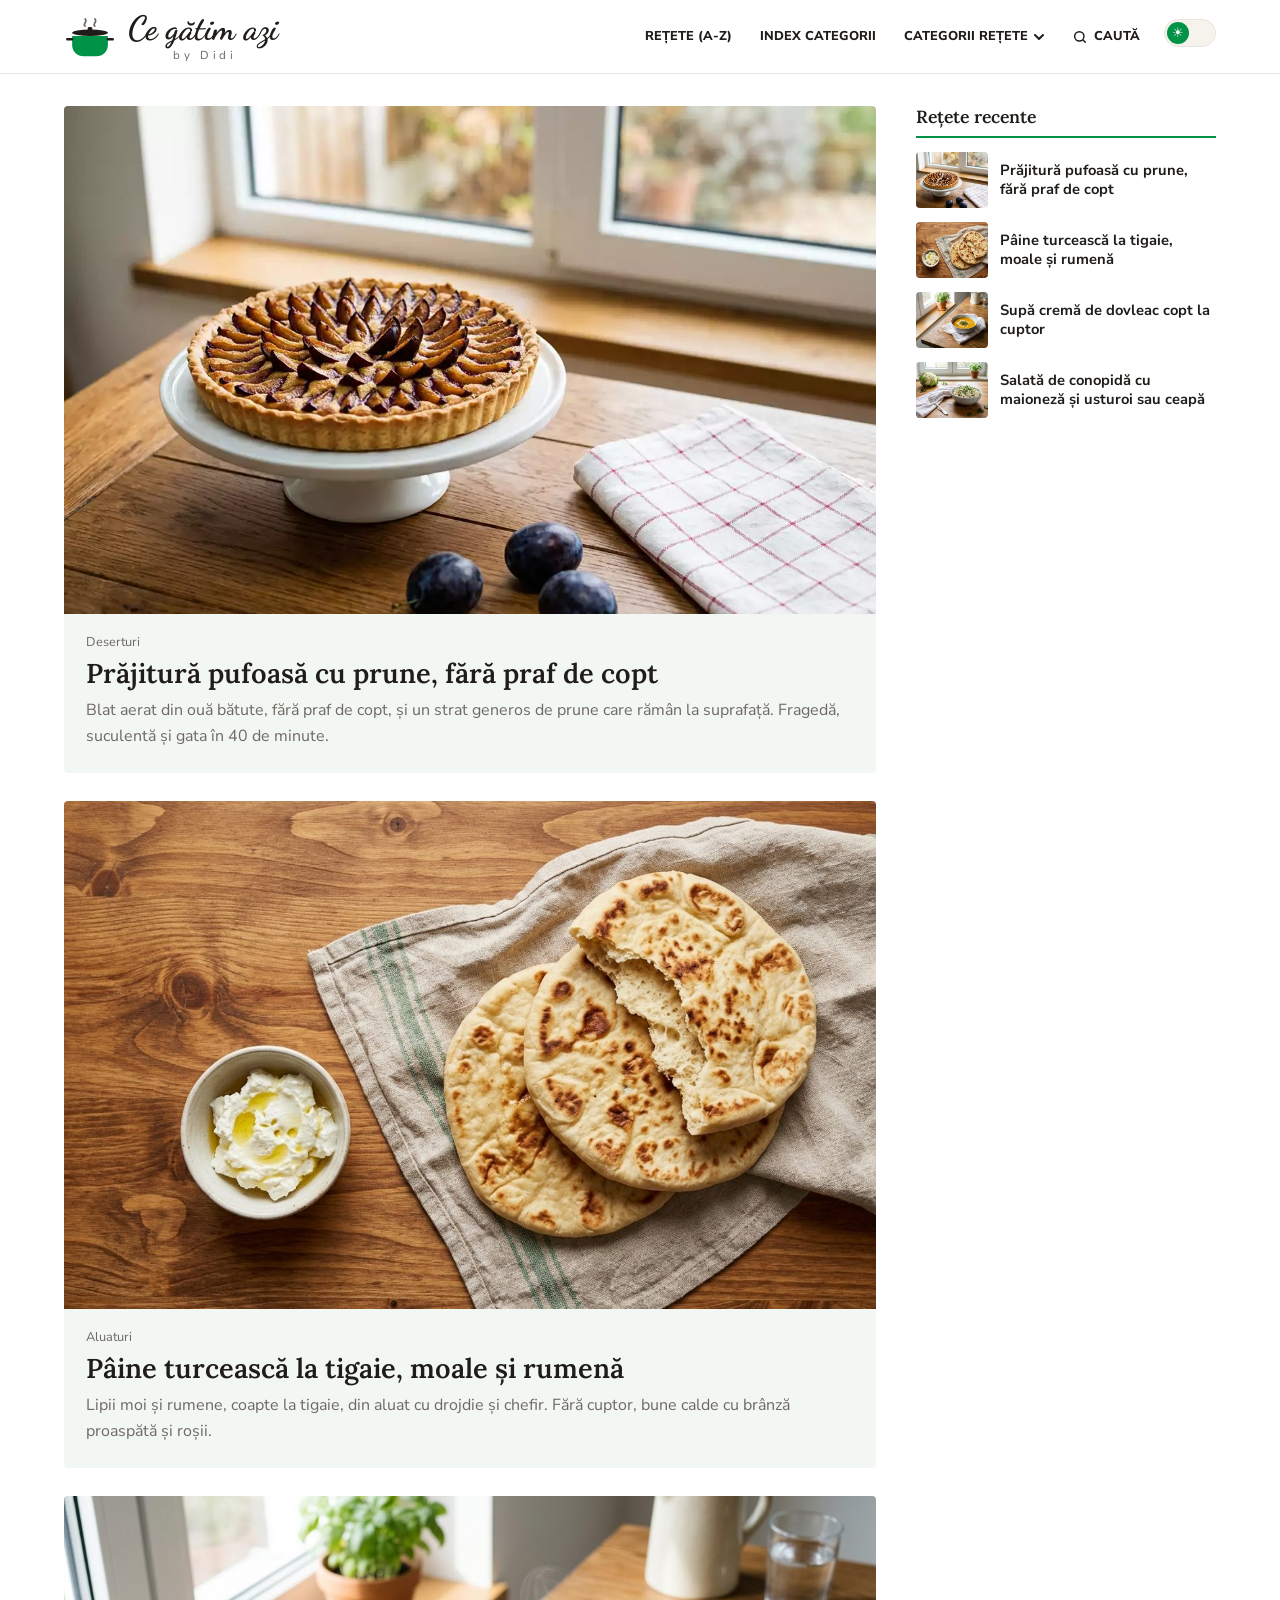
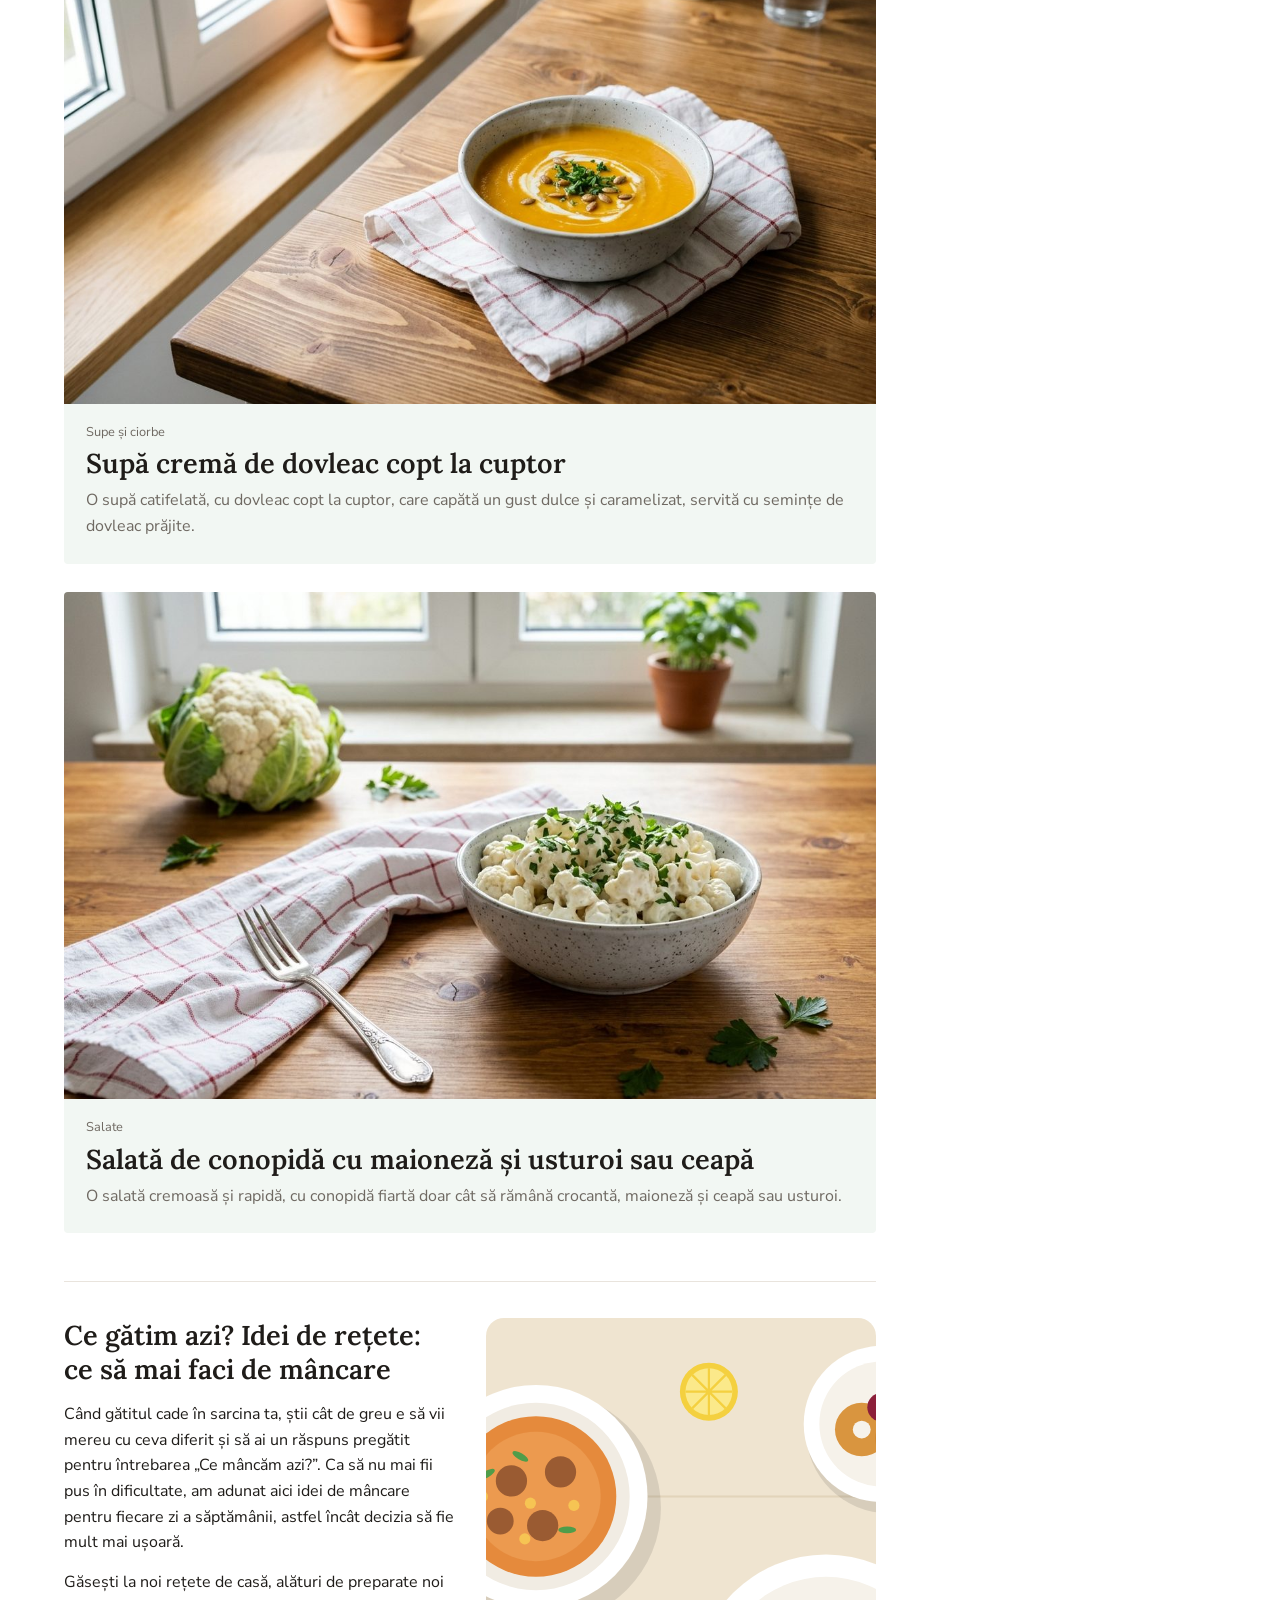
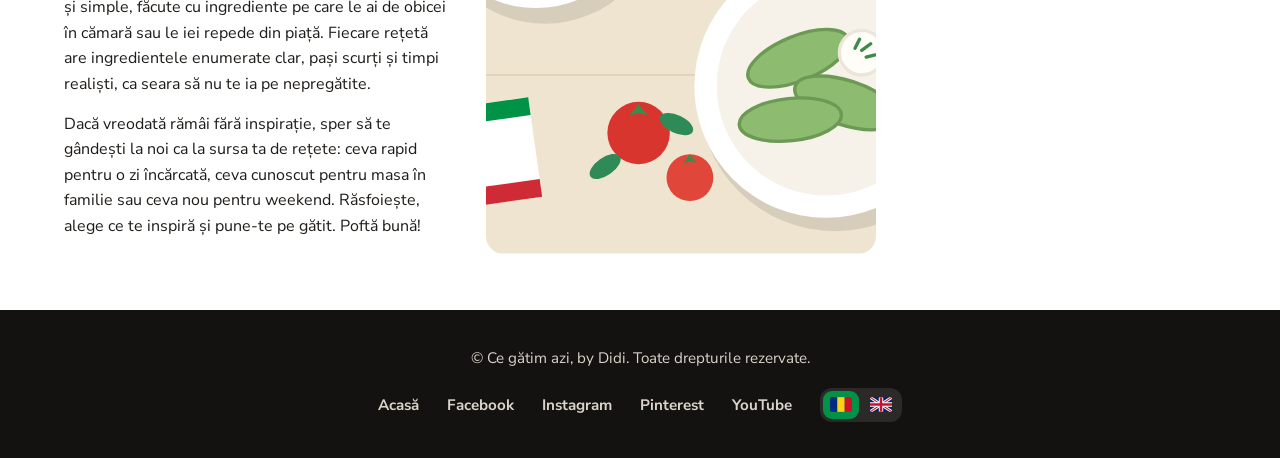
<file: index.html>
<!DOCTYPE html>
<html lang="ro">
<head>
<meta charset="utf-8">
<meta name="viewport" content="width=device-width, initial-scale=1, viewport-fit=cover">
<title>Ce gătim azi, by Didi</title>
<meta name="description" content="Rețete de casă, simple și gustoase, cu ingrediente clare și pași scurți. Ce gătim azi, by Didi.">
<link rel="canonical" href="https://didiyum.github.io/">
<!-- Google Analytics (GA4) -->
<script async src="https://www.googletagmanager.com/gtag/js?id=G-481FJ2Q2J7"></script>
<script>window.dataLayer=window.dataLayer||[];function gtag(){dataLayer.push(arguments)}gtag('js',new Date());gtag('config','G-481FJ2Q2J7');</script>
<script>try{var t=localStorage.getItem("theme");if(t)document.documentElement.setAttribute("data-theme",t)}catch(e){}</script>
<link rel="preconnect" href="https://fonts.googleapis.com">
<link rel="preconnect" href="https://fonts.gstatic.com" crossorigin>
<link href="https://fonts.googleapis.com/css2?family=Dancing+Script:wght@700&family=Lora:wght@500;600&family=Nunito+Sans:wght@400;700;800&display=swap" rel="stylesheet">
<link rel="stylesheet" href="/style.css">
</head>
<body>
<header class="site-header">
  <div class="bar">
    <a class="brand" href="/" aria-label="Ce gătim azi, by Didi – acasă">
      <svg class="pot" viewBox="0 0 64 56" aria-hidden="true"><path d="M26 15c-4-3 4-5 0-9M38 15c-4-3 4-5 0-9" fill="none" stroke="var(--muted)" stroke-width="2" stroke-linecap="round"/><rect x="29" y="16" width="6" height="4" rx="2" fill="var(--ink)"/><ellipse cx="32" cy="23" rx="22" ry="4" fill="var(--ink)"/><path d="M10 27h44v11a14 14 0 0 1-14 14H24A14 14 0 0 1 10 38z" fill="var(--pot)"/><path d="M10 31H4M54 31h6" stroke="var(--ink)" stroke-width="3" stroke-linecap="round"/></svg>
      <span class="brand-text"><span class="brand-title">Ce gătim azi</span><span class="brand-by">by Didi</span></span>
    </a>
    <button class="menu-btn" id="menuBtn" aria-expanded="false" aria-controls="nav" aria-label="Deschide meniul"><svg viewBox="0 0 24 24" fill="none" stroke="currentColor" stroke-width="2" stroke-linecap="round"><path d="M4 7h16M4 12h16M4 17h16"/></svg></button>
    <nav class="nav" id="nav" aria-label="Meniu principal">
      <ul>
        <li><a href="/">Rețete (A-Z)</a></li>
        <li><a href="/">Index categorii</a></li>
        <li class="has-sub">
          <button class="link" id="catBtn" aria-expanded="false" aria-controls="catSub">Categorii rețete <svg class="chev" viewBox="0 0 10 10" fill="none" stroke="currentColor" stroke-width="2" stroke-linecap="round" stroke-linejoin="round"><path d="M1 3l4 4 4-4"/></svg></button>
          <div class="sub" id="catSub"><a href="/">Supe și ciorbe</a><a href="/">Fel principal</a><a href="/">Garnituri</a><a href="/">Salate</a><a href="/">Deserturi</a><a href="/">Aluaturi</a></div>
        </li>
        <li><button class="link search-btn" id="searchBtn" aria-expanded="false" aria-controls="searchRow"><svg viewBox="0 0 24 24" fill="none" stroke="currentColor" stroke-width="2.2" stroke-linecap="round"><circle cx="11" cy="11" r="7"/><path d="M20 20l-3.5-3.5"/></svg>Caută</button></li>
        <li><button class="theme-btn" id="themeBtn" type="button" role="switch" aria-checked="false" aria-label="Mod întunecat"><span class="knob">☀</span></button></li>
      </ul>
    </nav>
  </div>
  <div class="search-row" id="searchRow"><form role="search" id="searchForm"><input type="search" id="q" placeholder="Caută o rețetă, de exemplu sarmale" aria-label="Caută o rețetă"><button type="submit">Caută</button></form></div>
</header>
<div class="wrap" id="wrap">
<main>
  <p class="resinfo" id="resinfo" hidden></p>
  <div class="cards" id="cards"></div>
  <nav class="pager" id="pager" aria-label="Pagini" hidden></nav>
  <section class='hero'>
      <div>
        <h2>Ce gătim azi? Idei de rețete: ce să mai faci de mâncare</h2>
        <p>Când gătitul cade în sarcina ta, știi cât de greu e să vii mereu cu ceva diferit și să ai un răspuns pregătit pentru întrebarea „Ce mâncăm azi?”. Ca să nu mai fii pus în dificultate, am adunat aici idei de mâncare pentru fiecare zi a săptămânii, astfel încât decizia să fie mult mai ușoară.</p>
        <p>Găsești la noi rețete de casă, alături de preparate noi și simple, făcute cu ingrediente pe care le ai de obicei în cămară sau le iei repede din piață. Fiecare rețetă are ingredientele enumerate clar, pași scurți și timpi realiști, ca seara să nu te ia pe nepregătite.</p>
        <p>Dacă vreodată rămâi fără inspirație, sper să te gândești la noi ca la sursa ta de rețete: ceva rapid pentru o zi încărcată, ceva cunoscut pentru masa în familie sau ceva nou pentru weekend. Răsfoiește, alege ce te inspiră și pune-te pe gătit. Poftă bună!</p>
      </div>
      <svg viewBox='0 0 600 480' preserveAspectRatio='xMidYMid slice' role='img' aria-label='Ilustrație cu mâncare văzută de sus: ciorbă, sarmale, papanași, roșii și un șervet'>
        <rect width='600' height='480' rx='18' fill='#efe4d0'/>
        <path d='M0 160H600M0 320H600' stroke='#e2d4ba' stroke-width='2'/>
        <g transform='rotate(-8 95 395)'><rect x='20' y='350' width='150' height='90' rx='6' fill='#fff'/><rect x='20' y='350' width='150' height='16' fill='#009246'/><rect x='20' y='424' width='150' height='16' fill='#ce2b37'/></g>
        <circle cx='178' cy='170' r='104' fill='#0000001a'/><circle cx='170' cy='160' r='100' fill='#fff'/><circle cx='170' cy='160' r='84' fill='#f1ece3'/><circle cx='170' cy='160' r='72' fill='#e58a3c'/><circle cx='170' cy='160' r='58' fill='#ec9a4f'/>
        <g fill='#9a5b32'><circle cx='148' cy='146' r='14'/><circle cx='192' cy='138' r='14'/><circle cx='176' cy='186' r='14'/><circle cx='138' cy='182' r='12'/></g>
        <g fill='#f6c453'><circle cx='165' cy='166' r='5'/><circle cx='204' cy='168' r='5'/><circle cx='122' cy='160' r='5'/><circle cx='160' cy='198' r='5'/></g>
        <g fill='#4f9d4a'><ellipse cx='156' cy='124' rx='8' ry='3' transform='rotate(30 156 124)'/><ellipse cx='198' cy='190' rx='8' ry='3'/><ellipse cx='126' cy='140' rx='8' ry='3' transform='rotate(-30 126 140)'/></g>
        <circle cx='438' cy='338' r='122' fill='#0000001a'/><circle cx='430' cy='330' r='118' fill='#fff'/><circle cx='430' cy='330' r='98' fill='#f6f2ea'/>
        <g stroke='#6c9a54' stroke-width='3' fill='#8dbb70'><ellipse cx='405' cy='305' rx='48' ry='20' transform='rotate(-22 405 305)'/><ellipse cx='448' cy='345' rx='48' ry='20' transform='rotate(18 448 345)'/><ellipse cx='398' cy='360' rx='46' ry='19' transform='rotate(-6 398 360)'/></g>
        <circle cx='462' cy='300' r='20' fill='#fffdf7' stroke='#ece6da' stroke-width='3'/><path d='M456 296l4-8M462 298l8-6M466 304l8-2' stroke='#3d8b4a' stroke-width='3' stroke-linecap='round'/>
        <circle cx='486' cy='101' r='74' fill='#0000001a'/><circle cx='480' cy='95' r='70' fill='#fff'/><circle cx='480' cy='95' r='56' fill='#f6f2ea'/>
        <circle cx='462' cy='100' r='24' fill='#d9953f'/><circle cx='462' cy='100' r='8' fill='#f6f2ea'/><circle cx='498' cy='108' r='24' fill='#cf8a35'/><circle cx='498' cy='108' r='8' fill='#f6f2ea'/><circle cx='480' cy='80' r='13' fill='#8c1f3a'/><circle cx='480' cy='80' r='5' fill='#b0334f'/>
        <circle cx='325' cy='66' r='26' fill='#f4d03f'/><circle cx='325' cy='66' r='21' fill='#fbe98a'/><path d='M325 45v42M304 66h42M310 51l30 30M340 51l-30 30' stroke='#f4d03f' stroke-width='2'/>
        <circle cx='262' cy='372' r='28' fill='#d8352f'/><path d='M262 346l-8 10 8-2 8 2z' fill='#3d8b4a'/><circle cx='308' cy='412' r='21' fill='#e0463a'/><path d='M308 391l-6 8 6-2 6 2z' fill='#3d8b4a'/>
        <g fill='#2e8b57'><ellipse cx='232' cy='402' rx='16' ry='8' transform='rotate(-35 232 402)'/><ellipse cx='296' cy='364' rx='16' ry='8' transform='rotate(25 296 364)'/></g>
      </svg>
    </section>
</main>
<aside aria-label="Rețete recente"><h3>Rețete recente</h3><div id="recent"></div></aside>
</div>
<footer class="foot">
  <p>© Ce gătim azi, by Didi. Toate drepturile rezervate.</p>
  <nav class="foot-links" aria-label="Linkuri footer"><a href="/">Acasă</a><a href="https://www.facebook.com/" target="_blank" rel="noopener">Facebook</a><a href="https://www.instagram.com/" target="_blank" rel="noopener">Instagram</a><a href="https://www.pinterest.com/" target="_blank" rel="noopener">Pinterest</a><a href="https://www.youtube.com/" target="_blank" rel="noopener">YouTube</a><span class="lang" role="group" aria-label="Limba"><a id="langRo" href="/" class="on" title="Română" aria-label="Română" aria-current="true"><svg viewBox="0 0 3 2" aria-hidden="true"><rect width="1" height="2" fill="#002B7F"/><rect x="1" width="1" height="2" fill="#FCD116"/><rect x="2" width="1" height="2" fill="#CE1126"/></svg></a><a id="langEn" href="#" title="English (traducere automată Google)" aria-label="English" rel="nofollow"><svg viewBox="0 0 60 40" aria-hidden="true"><clipPath id="ukc"><rect width="60" height="40" rx="3"/></clipPath><g clip-path="url(#ukc)"><rect width="60" height="40" fill="#012169"/><path d="M0 0l60 40M60 0L0 40" stroke="#fff" stroke-width="8"/><path d="M0 0l60 40M60 0L0 40" stroke="#C8102E" stroke-width="3"/><path d="M30 0v40M0 20h60" stroke="#fff" stroke-width="12"/><path d="M30 0v40M0 20h60" stroke="#C8102E" stroke-width="7"/></g></svg></a></span></nav>
</footer>
<script src="/recipes.js"></script>
<script src="/app.js" defer></script>
</body>
</html>
</file>
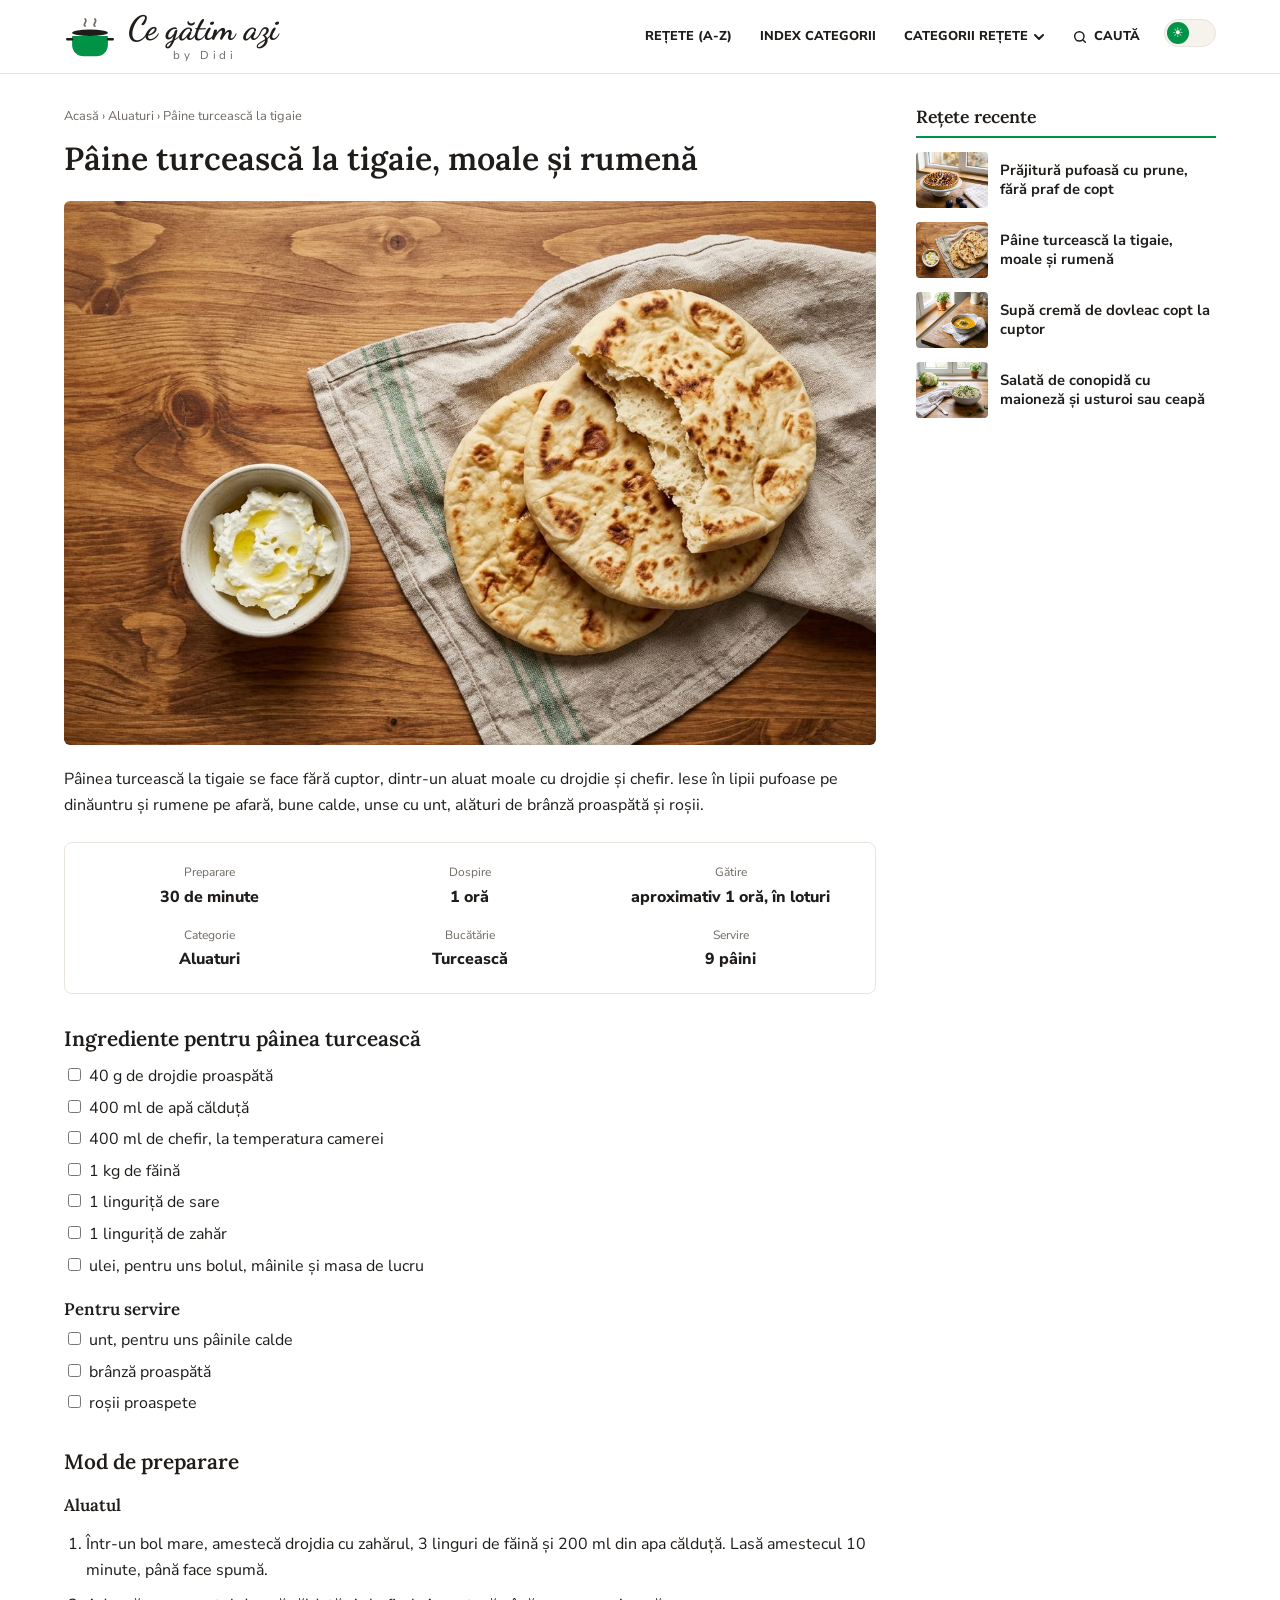
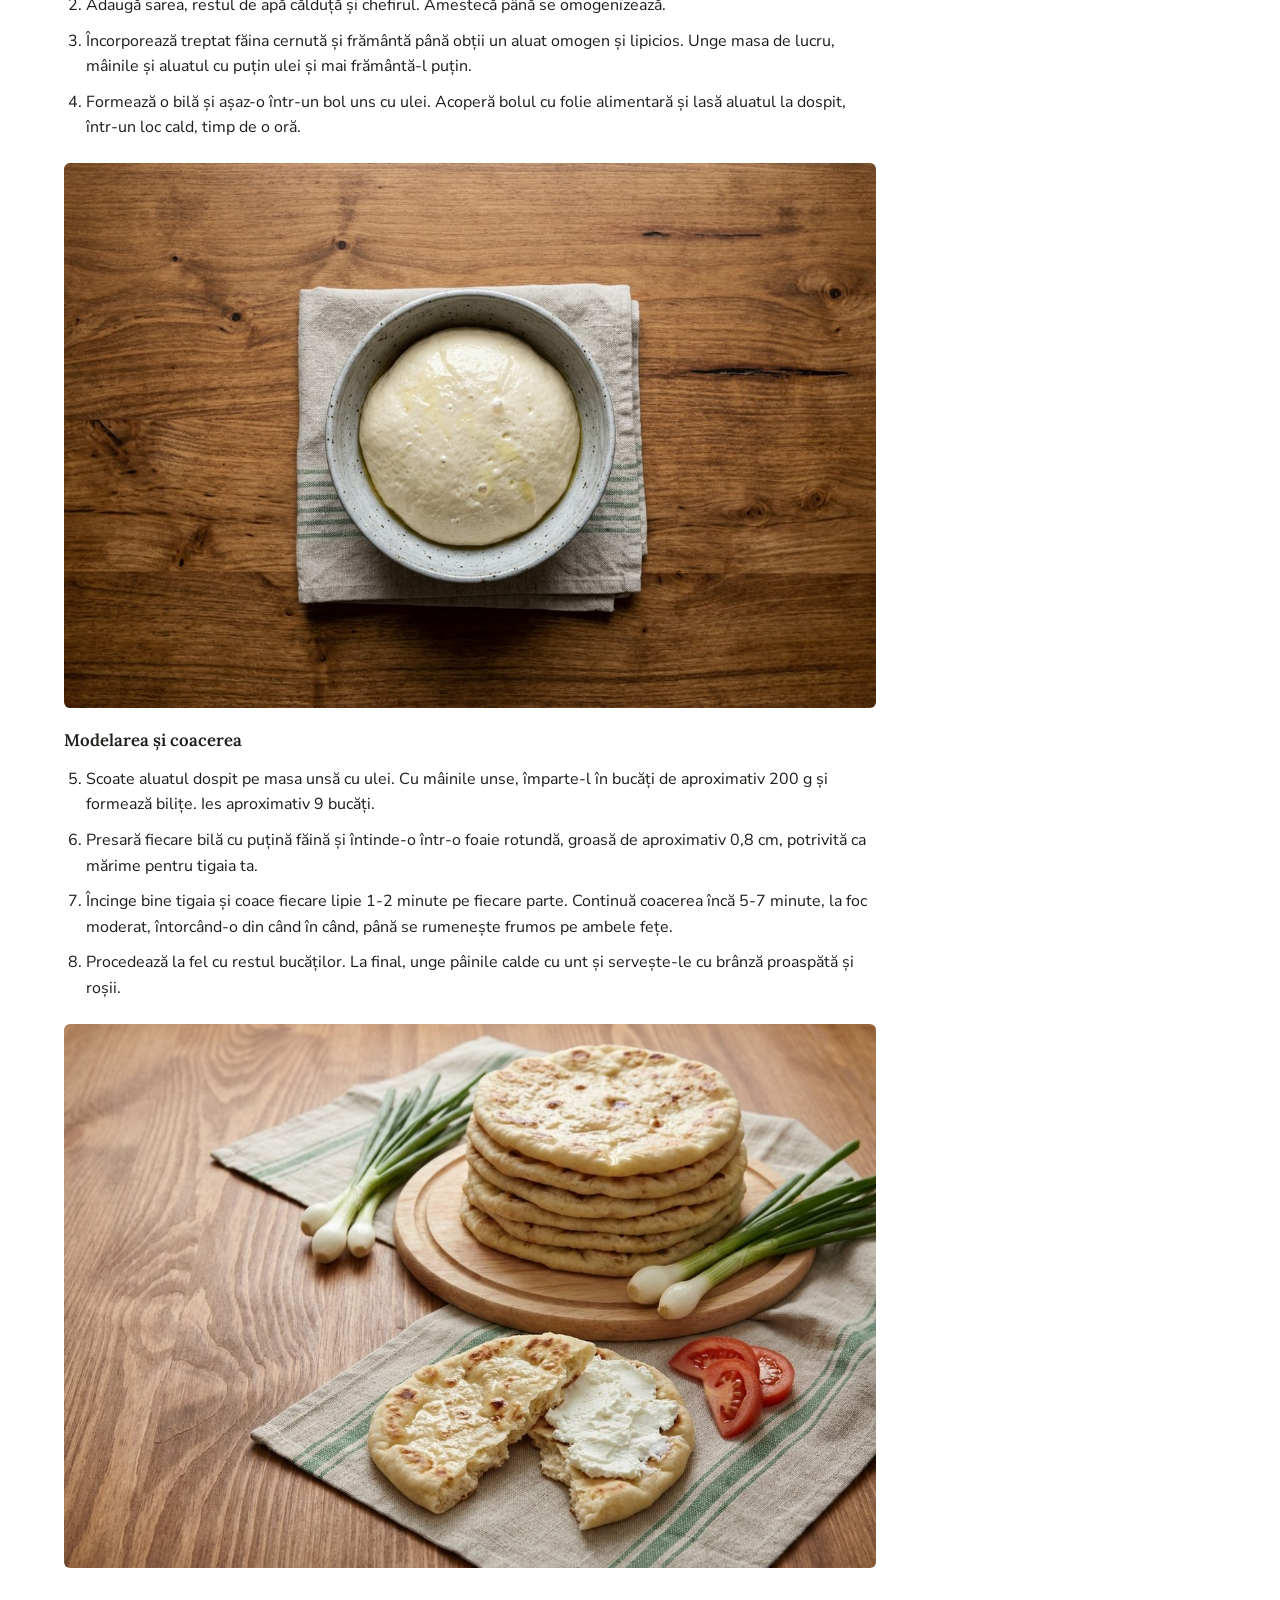
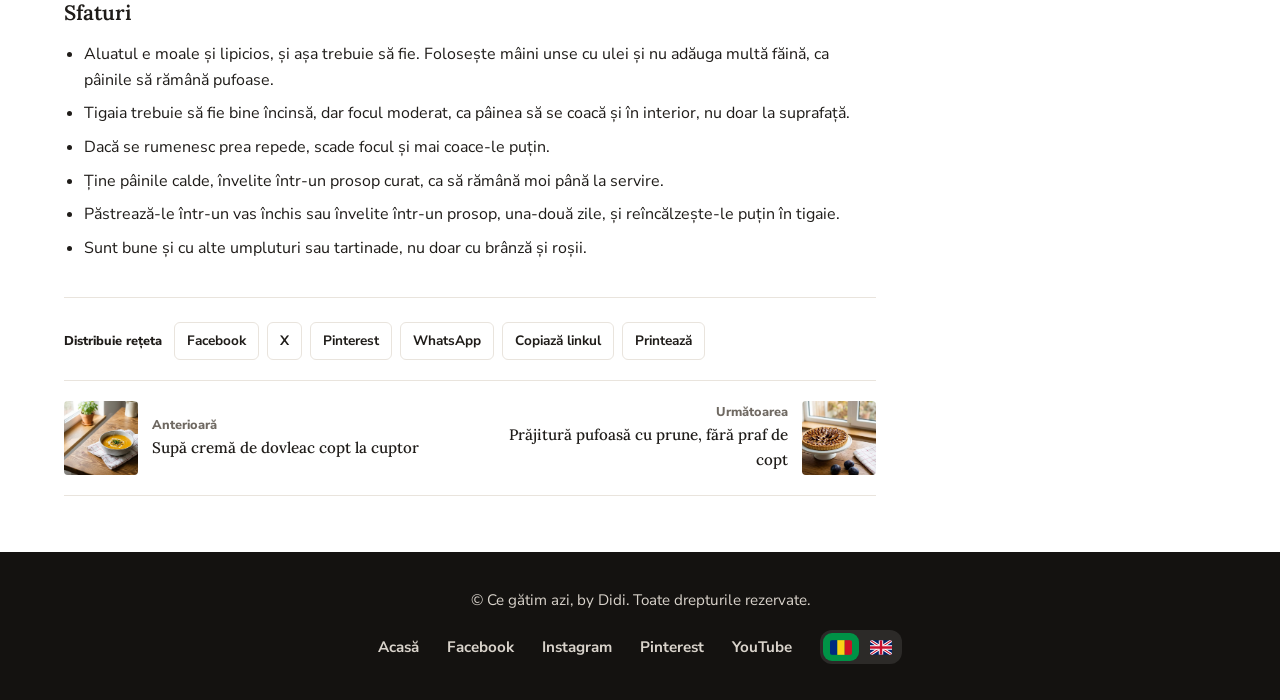
<file: paine-turceasca-la-tigaie.html>
<!DOCTYPE html>
<html lang="ro">
<head>
<meta charset="utf-8">
<meta name="viewport" content="width=device-width, initial-scale=1, viewport-fit=cover">
<title>Pâine turcească la tigaie, moale și rumenă, by Didi</title>
<meta name="description" content="Pâine turcească la tigaie, din aluat cu drojdie și chefir: lipii moi, pufoase și rumene, fără cuptor, bune cu brânză proaspătă și roșii.">
<link rel="canonical" href="https://didiyum.github.io/paine-turceasca-la-tigaie">
<meta property="og:type" content="article">
<meta property="og:title" content="Pâine turcească la tigaie, moale și rumenă">
<meta property="og:description" content="Pâine turcească la tigaie, din aluat cu drojdie și chefir: lipii moi, pufoase și rumene, fără cuptor, bune cu brânză proaspătă și roșii.">
<meta property="og:image" content="https://didiyum.github.io/img/paine-turceasca-la-tigaie/paine-turceasca-la-tigaie.jpg">
<meta property="og:url" content="https://didiyum.github.io/paine-turceasca-la-tigaie">
<script type="application/ld+json">{"@context": "https://schema.org", "@type": "Recipe", "name": "Pâine turcească la tigaie, moale și rumenă", "image": ["https://didiyum.github.io/img/paine-turceasca-la-tigaie/paine-turceasca-la-tigaie.jpg", "https://didiyum.github.io/img/paine-turceasca-la-tigaie/aluat-de-paine-dospit.jpg", "https://didiyum.github.io/img/paine-turceasca-la-tigaie/paine-turceasca-cu-branza-si-rosii.jpg"], "description": "Pâine turcească la tigaie, din aluat cu drojdie și chefir: lipii moi, pufoase și rumene, fără cuptor, bune cu brânză proaspătă și roșii.", "prepTime": "PT30M", "cookTime": "PT1H", "totalTime": "PT2H30M", "recipeYield": "9 pâini", "recipeCategory": "Aluaturi", "recipeCuisine": "Turcească", "recipeIngredient": ["40 g de drojdie proaspătă", "400 ml de apă călduță", "400 ml de chefir, la temperatura camerei", "1 kg de făină", "1 linguriță de sare", "1 linguriță de zahăr", "ulei, pentru uns bolul, mâinile și masa de lucru"], "recipeInstructions": [{"@type": "HowToStep", "text": "Într-un bol mare, amestecă drojdia cu zahărul, 3 linguri de făină și 200 ml din apa călduță. Lasă amestecul 10 minute, până face spumă."}, {"@type": "HowToStep", "text": "Adaugă sarea, restul de apă călduță și chefirul. Amestecă până se omogenizează."}, {"@type": "HowToStep", "text": "Încorporează treptat făina cernută și frământă până obții un aluat omogen și lipicios. Unge masa de lucru, mâinile și aluatul cu puțin ulei și mai frământă-l puțin."}, {"@type": "HowToStep", "text": "Formează o bilă și așaz-o într-un bol uns cu ulei. Acoperă bolul cu folie alimentară și lasă aluatul la dospit, într-un loc cald, timp de o oră."}, {"@type": "HowToStep", "text": "Scoate aluatul dospit pe masa unsă cu ulei. Cu mâinile unse, împarte-l în bucăți de aproximativ 200 g și formează bilițe. Ies aproximativ 9 bucăți."}, {"@type": "HowToStep", "text": "Presară fiecare bilă cu puțină făină și întinde-o într-o foaie rotundă, groasă de aproximativ 0,8 cm, potrivită ca mărime pentru tigaia ta."}, {"@type": "HowToStep", "text": "Încinge bine tigaia și coace fiecare lipie 1-2 minute pe fiecare parte. Continuă coacerea încă 5-7 minute, la foc moderat, întorcând-o din când în când, până se rumenește frumos pe ambele fețe."}, {"@type": "HowToStep", "text": "Procedează la fel cu restul bucăților. La final, unge pâinile calde cu unt și servește-le cu brânză proaspătă și roșii."}]}</script>
<!-- Google Analytics (GA4) -->
<script async src="https://www.googletagmanager.com/gtag/js?id=G-481FJ2Q2J7"></script>
<script>window.dataLayer=window.dataLayer||[];function gtag(){dataLayer.push(arguments)}gtag('js',new Date());gtag('config','G-481FJ2Q2J7');</script>
<script>try{var t=localStorage.getItem("theme");if(t)document.documentElement.setAttribute("data-theme",t)}catch(e){}</script>
<link rel="preconnect" href="https://fonts.googleapis.com">
<link rel="preconnect" href="https://fonts.gstatic.com" crossorigin>
<link href="https://fonts.googleapis.com/css2?family=Dancing+Script:wght@700&family=Lora:wght@500;600&family=Nunito+Sans:wght@400;700;800&display=swap" rel="stylesheet">
<link rel="stylesheet" href="/style.css">
</head>
<body data-slug="paine-turceasca-la-tigaie">
<header class="site-header">
  <div class="bar">
    <a class="brand" href="/" aria-label="Ce gătim azi, by Didi – acasă">
      <svg class="pot" viewBox="0 0 64 56" aria-hidden="true"><path d="M26 15c-4-3 4-5 0-9M38 15c-4-3 4-5 0-9" fill="none" stroke="var(--muted)" stroke-width="2" stroke-linecap="round"/><rect x="29" y="16" rx="2" fill="var(--ink)"/><ellipse cx="32" cy="23" rx="22" ry="4" fill="var(--ink)"/><path d="M10 27h44v11a14 14 0 0 1-14 14H24A14 14 0 0 1 10 38z" fill="var(--pot)"/><path d="M10 31H4M54 31h6" stroke="var(--ink)" stroke-width="3" stroke-linecap="round"/></svg>
      <span class="brand-text"><span class="brand-title">Ce gătim azi</span><span class="brand-by">by Didi</span></span>
    </a>
    <button class="menu-btn" id="menuBtn" aria-expanded="false" aria-controls="nav" aria-label="Deschide meniul"><svg viewBox="0 0 24 24" fill="none" stroke="currentColor" stroke-width="2" stroke-linecap="round"><path d="M4 7h16M4 12h16M4 17h16"/></svg></button>
    <nav class="nav" id="nav" aria-label="Meniu principal">
      <ul>
        <li><a href="/">Rețete (A-Z)</a></li>
        <li><a href="/">Index categorii</a></li>
        <li class="has-sub">
          <button class="link" id="catBtn" aria-expanded="false" aria-controls="catSub">Categorii rețete <svg class="chev" viewBox="0 0 10 10" fill="none" stroke="currentColor" stroke-width="2" stroke-linecap="round" stroke-linejoin="round"><path d="M1 3l4 4 4-4"/></svg></button>
          <div class="sub" id="catSub"><a href="/">Supe și ciorbe</a><a href="/">Fel principal</a><a href="/">Garnituri</a><a href="/">Salate</a><a href="/">Deserturi</a><a href="/">Aluaturi</a></div>
        </li>
        <li><button class="link search-btn" id="searchBtn" aria-expanded="false" aria-controls="searchRow"><svg viewBox="0 0 24 24" fill="none" stroke="currentColor" stroke-width="2.2" stroke-linecap="round"><circle cx="11" cy="11" r="7"/><path d="M20 20l-3.5-3.5"/></svg>Caută</button></li>
        <li><button class="theme-btn" id="themeBtn" type="button" role="switch" aria-checked="false" aria-label="Mod întunecat"><span class="knob">☀</span></button></li>
      </ul>
    </nav>
  </div>
  <div class="search-row" id="searchRow"><form role="search" id="searchForm"><input type="search" id="q" placeholder="Caută o rețetă, de exemplu sarmale" aria-label="Caută o rețetă"><button type="submit">Caută</button></form></div>
</header>
<div class="wrap" id="wrap">
<article class="post">
    <div>
      <div class="crumbs"><a href="/">Acasă</a> &rsaquo; <a href="/">Aluaturi</a> &rsaquo; Pâine turcească la tigaie</div>
      <h1>Pâine turcească la tigaie, moale și rumenă</h1>
      <figure><img src="/img/paine-turceasca-la-tigaie/paine-turceasca-la-tigaie.jpg" width="1200" height="805" fetchpriority="high" alt="Pâini turcești coapte la tigaie, una ruptă în două, pe un prosop de in, lângă un bol cu brânză proaspătă" onerror="this.parentNode.hidden=true"></figure>
      <p>Pâinea turcească la tigaie se face fără cuptor, dintr-un aluat moale cu drojdie și chefir. Iese în lipii pufoase pe dinăuntru și rumene pe afară, bune calde, unse cu unt, alături de brânză proaspătă și roșii.</p>
      <dl class="facts">
        <div><dt>Preparare</dt><dd>30 de minute</dd></div><div><dt>Dospire</dt><dd>1 oră</dd></div><div><dt>Gătire</dt><dd>aproximativ 1 oră, în loturi</dd></div>
        <div><dt>Categorie</dt><dd>Aluaturi</dd></div><div><dt>Bucătărie</dt><dd>Turcească</dd></div><div><dt>Servire</dt><dd>9 pâini</dd></div>
      </dl>
      <h2>Ingrediente pentru pâinea turcească</h2>
      <ul class="ing">
        <li><label><input type="checkbox"><span>40 g de drojdie proaspătă</span></label></li>
        <li><label><input type="checkbox"><span>400 ml de apă călduță</span></label></li>
        <li><label><input type="checkbox"><span>400 ml de chefir, la temperatura camerei</span></label></li>
        <li><label><input type="checkbox"><span>1 kg de făină</span></label></li>
        <li><label><input type="checkbox"><span>1 linguriță de sare</span></label></li>
        <li><label><input type="checkbox"><span>1 linguriță de zahăr</span></label></li>
        <li><label><input type="checkbox"><span>ulei, pentru uns bolul, mâinile și masa de lucru</span></label></li>
      </ul>
      <h3>Pentru servire</h3>
      <ul class="ing">
        <li><label><input type="checkbox"><span>unt, pentru uns pâinile calde</span></label></li>
        <li><label><input type="checkbox"><span>brânză proaspătă</span></label></li>
        <li><label><input type="checkbox"><span>roșii proaspete</span></label></li>
      </ul>
      <h2>Mod de preparare</h2>
      <h3>Aluatul</h3>
      <ol class="steps">
        <li>Într-un bol mare, amestecă drojdia cu zahărul, 3 linguri de făină și 200 ml din apa călduță. Lasă amestecul 10 minute, până face spumă.</li>
        <li>Adaugă sarea, restul de apă călduță și chefirul. Amestecă până se omogenizează.</li>
        <li>Încorporează treptat făina cernută și frământă până obții un aluat omogen și lipicios. Unge masa de lucru, mâinile și aluatul cu puțin ulei și mai frământă-l puțin.</li>
        <li>Formează o bilă și așaz-o într-un bol uns cu ulei. Acoperă bolul cu folie alimentară și lasă aluatul la dospit, într-un loc cald, timp de o oră.</li>
      </ol>
      <figure><img src="/img/paine-turceasca-la-tigaie/aluat-de-paine-dospit.jpg" width="1200" height="805" loading="lazy" alt="Aluat dospit, neted și bombat, într-un bol ceramic așezat pe un prosop de in" onerror="this.parentNode.hidden=true"></figure>
      <h3>Modelarea și coacerea</h3>
      <ol class="steps" start="5">
        <li>Scoate aluatul dospit pe masa unsă cu ulei. Cu mâinile unse, împarte-l în bucăți de aproximativ 200 g și formează bilițe. Ies aproximativ 9 bucăți.</li>
        <li>Presară fiecare bilă cu puțină făină și întinde-o într-o foaie rotundă, groasă de aproximativ 0,8 cm, potrivită ca mărime pentru tigaia ta.</li>
        <li>Încinge bine tigaia și coace fiecare lipie 1-2 minute pe fiecare parte. Continuă coacerea încă 5-7 minute, la foc moderat, întorcând-o din când în când, până se rumenește frumos pe ambele fețe.</li>
        <li>Procedează la fel cu restul bucăților. La final, unge pâinile calde cu unt și servește-le cu brânză proaspătă și roșii.</li>
      </ol>
      <figure><img src="/img/paine-turceasca-la-tigaie/paine-turceasca-cu-branza-si-rosii.jpg" width="1200" height="805" loading="lazy" alt="Teanc de pâini turcești pe un tocător rotund, ceapă verde și o pâine ruptă, unsă cu brânză, lângă roșii feliate" onerror="this.parentNode.hidden=true"></figure>
      <h2>Sfaturi</h2>
      <ul class="tips">
        <li>Aluatul e moale și lipicios, și așa trebuie să fie. Folosește mâini unse cu ulei și nu adăuga multă făină, ca pâinile să rămână pufoase.</li>
        <li>Tigaia trebuie să fie bine încinsă, dar focul moderat, ca pâinea să se coacă și în interior, nu doar la suprafață.</li>
        <li>Dacă se rumenesc prea repede, scade focul și mai coace-le puțin.</li>
        <li>Ține pâinile calde, învelite într-un prosop curat, ca să rămână moi până la servire.</li>
        <li>Păstrează-le într-un vas închis sau învelite într-un prosop, una-două zile, și reîncălzește-le puțin în tigaie.</li>
        <li>Sunt bune și cu alte umpluturi sau tartinade, nu doar cu brânză și roșii.</li>
      </ul>
      <div class="share share-end"><span>Distribuie rețeta</span><a class="btn" href="/" data-s="fb" target="_blank" rel="noopener">Facebook</a><a class="btn" href="/" data-s="x" target="_blank" rel="noopener">X</a><a class="btn" href="/" data-s="pin" target="_blank" rel="noopener">Pinterest</a><a class="btn" href="/" data-s="wa" target="_blank" rel="noopener">WhatsApp</a><button class="btn" type="button" id="copyBtn">Copiază linkul</button><button class="btn" type="button" onclick="window.print()">Printează</button></div>
      <nav class="pn" id="pn" aria-label="Alte rețete" hidden></nav>
    </div>
  </article>
<aside aria-label="Rețete recente"><h3>Rețete recente</h3><div id="recent"></div></aside>
</div>
<footer class="foot">
  <p>© Ce gătim azi, by Didi. Toate drepturile rezervate.</p>
  <nav class="foot-links" aria-label="Linkuri footer"><a href="/">Acasă</a><a href="https://www.facebook.com/" target="_blank" rel="noopener">Facebook</a><a href="https://www.instagram.com/" target="_blank" rel="noopener">Instagram</a><a href="https://www.pinterest.com/" target="_blank" rel="noopener">Pinterest</a><a href="https://www.youtube.com/" target="_blank" rel="noopener">YouTube</a><span class="lang" role="group" aria-label="Limba"><a id="langRo" href="/" class="on" title="Română" aria-label="Română" aria-current="true"><svg viewBox="0 0 3 2" aria-hidden="true"><rect width="1" height="2" fill="#002B7F"/><rect x="1" width="1" height="2" fill="#FCD116"/><rect x="2" width="1" height="2" fill="#CE1126"/></svg></a><a id="langEn" href="#" title="English (traducere automată Google)" aria-label="English" rel="nofollow"><svg viewBox="0 0 60 40" aria-hidden="true"><clipPath id="ukc"><rect width="60" height="40" rx="3"/></clipPath><g clip-path="url(#ukc)"><rect width="60" height="40" fill="#012169"/><path d="M0 0l60 40M60 0L0 40" stroke="#fff" stroke-width="8"/><path d="M0 0l60 40M60 0L0 40" stroke="#C8102E" stroke-width="3"/><path d="M30 0v40M0 20h60" stroke="#fff" stroke-width="12"/><path d="M30 0v40M0 20h60" stroke="#C8102E" stroke-width="7"/></g></svg></a></span></nav>
</footer>
<script src="/recipes.js"></script>
<script src="/app.js" defer></script>
</body>
</html>
</file>
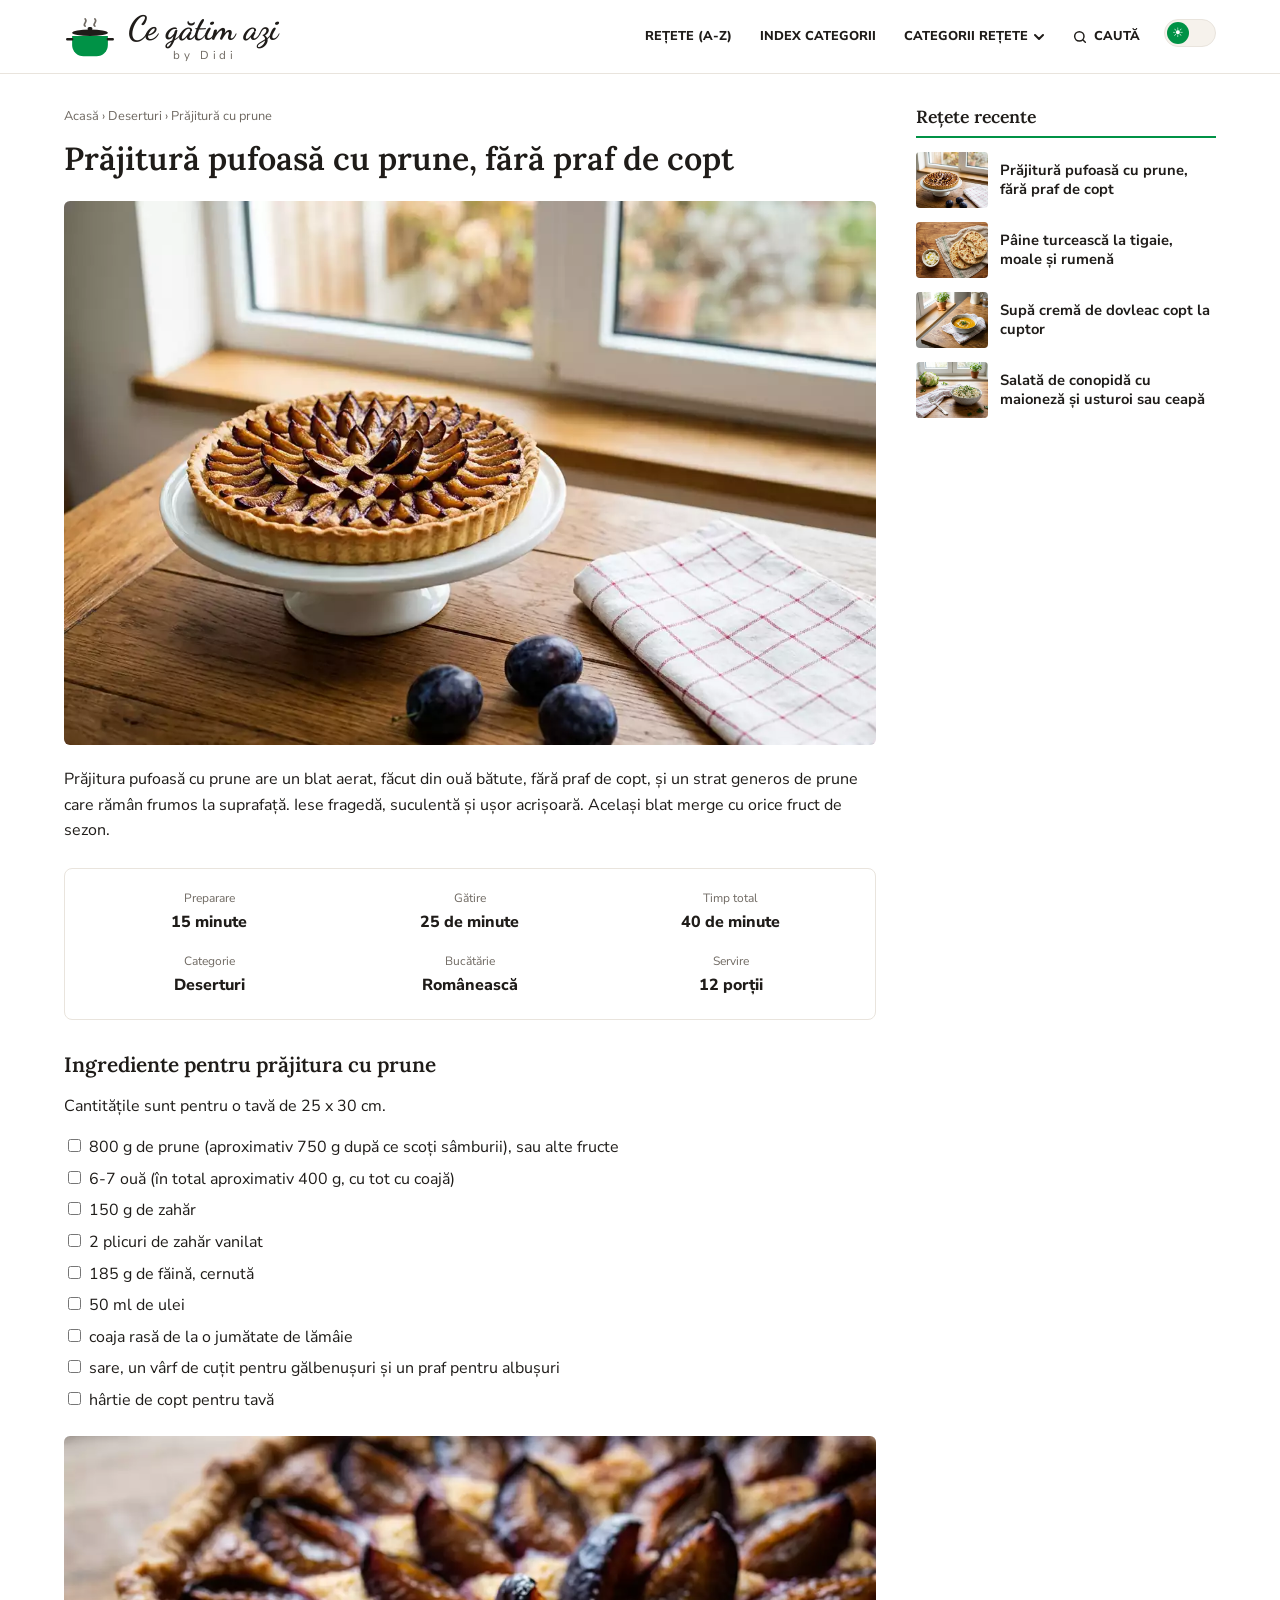
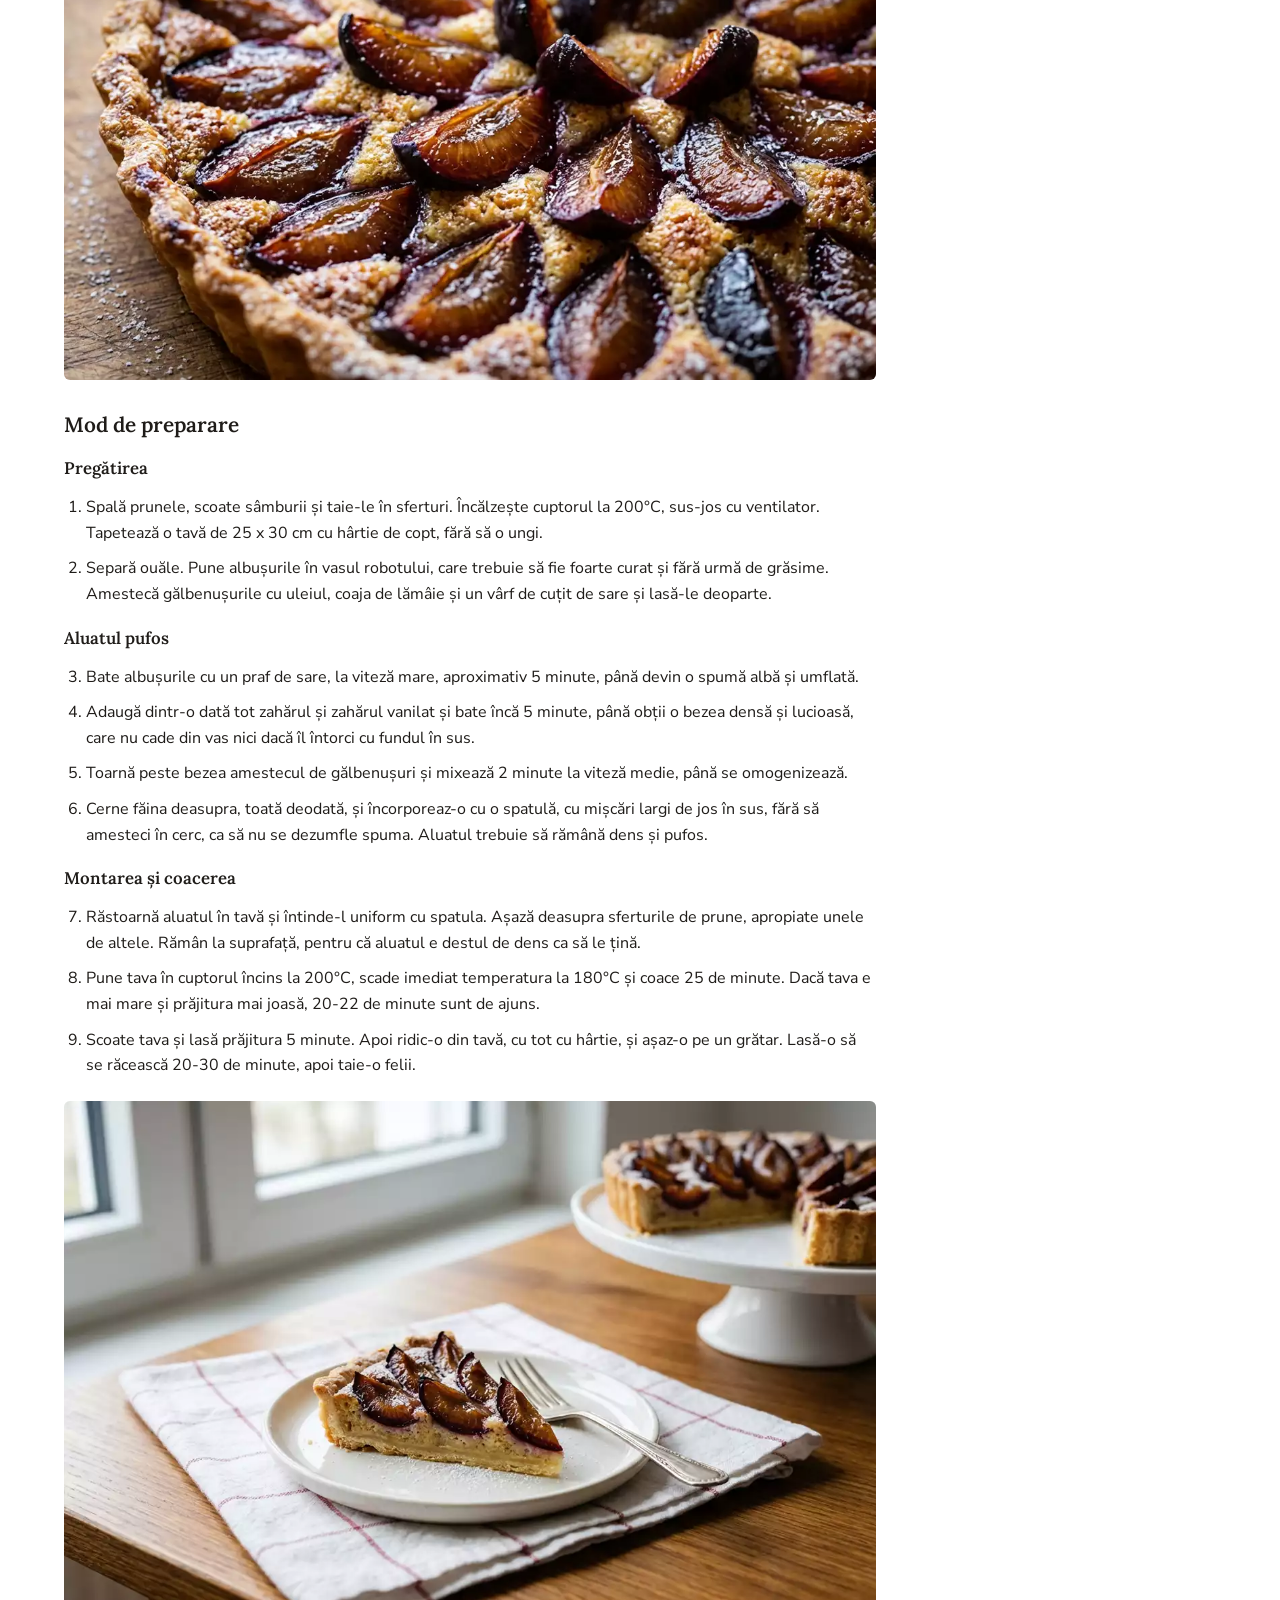
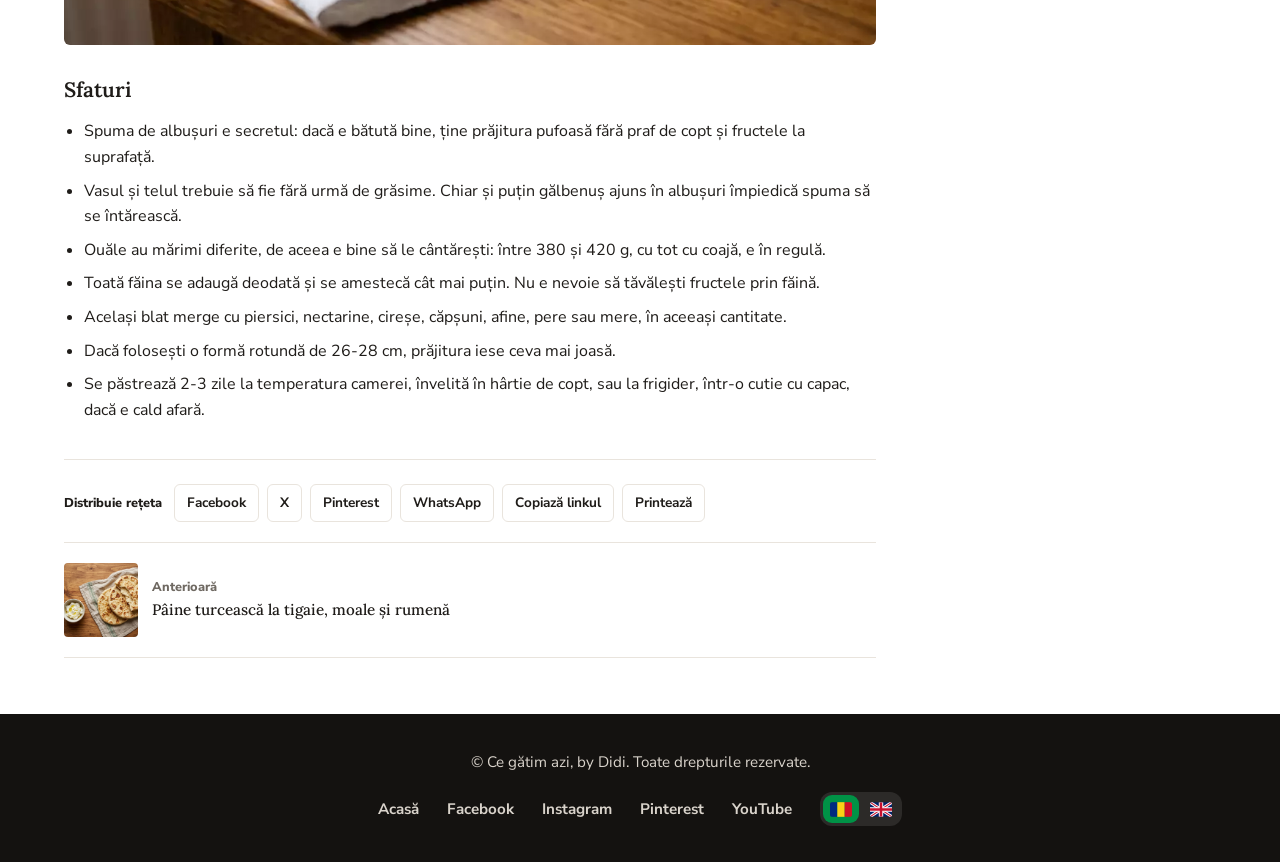
<file: prajitura-cu-prune.html>
<!DOCTYPE html>
<html lang="ro">
<head>
<meta charset="utf-8">
<meta name="viewport" content="width=device-width, initial-scale=1, viewport-fit=cover">
<title>Prăjitură pufoasă cu prune, fără praf de copt, by Didi</title>
<meta name="description" content="Prăjitură pufoasă cu prune, fără praf de copt: blat aerat din ouă bătute și un strat generos de prune care rămân la suprafață. Rețetă simplă, gata în 40 de minute.">
<link rel="canonical" href="https://didiyum.github.io/prajitura-cu-prune">
<meta property="og:type" content="article">
<meta property="og:title" content="Prăjitură pufoasă cu prune, fără praf de copt">
<meta property="og:description" content="Prăjitură pufoasă cu prune, fără praf de copt: blat aerat din ouă bătute și un strat generos de prune care rămân la suprafață. Rețetă simplă, gata în 40 de minute.">
<meta property="og:image" content="https://didiyum.github.io/img/prajitura-cu-prune/tarta-cu-prune.webp">
<meta property="og:url" content="https://didiyum.github.io/prajitura-cu-prune">
<script type="application/ld+json">{"@context": "https://schema.org", "@type": "Recipe", "name": "Prăjitură pufoasă cu prune, fără praf de copt", "image": ["https://didiyum.github.io/img/prajitura-cu-prune/tarta-cu-prune.webp", "https://didiyum.github.io/img/prajitura-cu-prune/tarta-cu-prune-detaliu.webp", "https://didiyum.github.io/img/prajitura-cu-prune/felie-de-tarta-cu-prune.webp"], "description": "Prăjitură pufoasă cu prune, fără praf de copt: blat aerat din ouă bătute și un strat generos de prune care rămân la suprafață. Rețetă simplă, gata în 40 de minute.", "prepTime": "PT15M", "cookTime": "PT25M", "totalTime": "PT40M", "recipeYield": "12 porții", "recipeCategory": "Deserturi", "recipeCuisine": "Românească", "recipeIngredient": ["800 g de prune (aproximativ 750 g după ce scoți sâmburii), sau alte fructe", "6-7 ouă (în total aproximativ 400 g, cu tot cu coajă)", "150 g de zahăr", "2 plicuri de zahăr vanilat", "185 g de făină, cernută", "50 ml de ulei", "coaja rasă de la o jumătate de lămâie", "sare, un vârf de cuțit pentru gălbenușuri și un praf pentru albușuri", "hârtie de copt pentru tavă"], "recipeInstructions": [{"@type": "HowToStep", "text": "Spală prunele, scoate sâmburii și taie-le în sferturi. Încălzește cuptorul la 200°C, sus-jos cu ventilator. Tapetează o tavă de 25 x 30 cm cu hârtie de copt, fără să o ungi."}, {"@type": "HowToStep", "text": "Separă ouăle. Pune albușurile în vasul robotului, care trebuie să fie foarte curat și fără urmă de grăsime. Amestecă gălbenușurile cu uleiul, coaja de lămâie și un vârf de cuțit de sare și lasă-le deoparte."}, {"@type": "HowToStep", "text": "Bate albușurile cu un praf de sare, la viteză mare, aproximativ 5 minute, până devin o spumă albă și umflată."}, {"@type": "HowToStep", "text": "Adaugă dintr-o dată tot zahărul și zahărul vanilat și bate încă 5 minute, până obții o bezea densă și lucioasă, care nu cade din vas nici dacă îl întorci cu fundul în sus."}, {"@type": "HowToStep", "text": "Toarnă peste bezea amestecul de gălbenușuri și mixează 2 minute la viteză medie, până se omogenizează."}, {"@type": "HowToStep", "text": "Cerne făina deasupra, toată deodată, și încorporeaz-o cu o spatulă, cu mișcări largi de jos în sus, fără să amesteci în cerc, ca să nu se dezumfle spuma. Aluatul trebuie să rămână dens și pufos."}, {"@type": "HowToStep", "text": "Răstoarnă aluatul în tavă și întinde-l uniform cu spatula. Așază deasupra sferturile de prune, apropiate unele de altele. Rămân la suprafață, pentru că aluatul e destul de dens ca să le țină."}, {"@type": "HowToStep", "text": "Pune tava în cuptorul încins la 200°C, scade imediat temperatura la 180°C și coace 25 de minute. Dacă tava e mai mare și prăjitura mai joasă, 20-22 de minute sunt de ajuns."}, {"@type": "HowToStep", "text": "Scoate tava și lasă prăjitura 5 minute. Apoi ridic-o din tavă, cu tot cu hârtie, și așaz-o pe un grătar. Lasă-o să se răcească 20-30 de minute, apoi taie-o felii."}]}</script>
<!-- Google Analytics (GA4) -->
<script async src="https://www.googletagmanager.com/gtag/js?id=G-481FJ2Q2J7"></script>
<script>window.dataLayer=window.dataLayer||[];function gtag(){dataLayer.push(arguments)}gtag('js',new Date());gtag('config','G-481FJ2Q2J7');</script>
<script>try{var t=localStorage.getItem("theme");if(t)document.documentElement.setAttribute("data-theme",t)}catch(e){}</script>
<link rel="preconnect" href="https://fonts.googleapis.com">
<link rel="preconnect" href="https://fonts.gstatic.com" crossorigin>
<link href="https://fonts.googleapis.com/css2?family=Dancing+Script:wght@700&family=Lora:wght@500;600&family=Nunito+Sans:wght@400;700;800&display=swap" rel="stylesheet">
<link rel="stylesheet" href="/style.css">
</head>
<body data-slug="prajitura-cu-prune">
<header class="site-header">
  <div class="bar">
    <a class="brand" href="/" aria-label="Ce gătim azi, by Didi – acasă">
      <svg class="pot" viewBox="0 0 64 56" aria-hidden="true"><path d="M26 15c-4-3 4-5 0-9M38 15c-4-3 4-5 0-9" fill="none" stroke="var(--muted)" stroke-width="2" stroke-linecap="round"/><rect x="29" y="16" width="6" height="4" rx="2" fill="var(--ink)"/><ellipse cx="32" cy="23" rx="22" ry="4" fill="var(--ink)"/><path d="M10 27h44v11a14 14 0 0 1-14 14H24A14 14 0 0 1 10 38z" fill="var(--pot)"/><path d="M10 31H4M54 31h6" stroke="var(--ink)" stroke-width="3" stroke-linecap="round"/></svg>
      <span class="brand-text"><span class="brand-title">Ce gătim azi</span><span class="brand-by">by Didi</span></span>
    </a>
    <button class="menu-btn" id="menuBtn" aria-expanded="false" aria-controls="nav" aria-label="Deschide meniul"><svg viewBox="0 0 24 24" fill="none" stroke="currentColor" stroke-width="2" stroke-linecap="round"><path d="M4 7h16M4 12h16M4 17h16"/></svg></button>
    <nav class="nav" id="nav" aria-label="Meniu principal">
      <ul>
        <li><a href="/">Rețete (A-Z)</a></li>
        <li><a href="/">Index categorii</a></li>
        <li class="has-sub">
          <button class="link" id="catBtn" aria-expanded="false" aria-controls="catSub">Categorii rețete <svg class="chev" viewBox="0 0 10 10" fill="none" stroke="currentColor" stroke-width="2" stroke-linecap="round" stroke-linejoin="round"><path d="M1 3l4 4 4-4"/></svg></button>
          <div class="sub" id="catSub"><a href="/">Supe și ciorbe</a><a href="/">Fel principal</a><a href="/">Garnituri</a><a href="/">Salate</a><a href="/">Deserturi</a><a href="/">Aluaturi</a></div>
        </li>
        <li><button class="link search-btn" id="searchBtn" aria-expanded="false" aria-controls="searchRow"><svg viewBox="0 0 24 24" fill="none" stroke="currentColor" stroke-width="2.2" stroke-linecap="round"><circle cx="11" cy="11" r="7"/><path d="M20 20l-3.5-3.5"/></svg>Caută</button></li>
        <li><button class="theme-btn" id="themeBtn" type="button" role="switch" aria-checked="false" aria-label="Mod întunecat"><span class="knob">☀</span></button></li>
      </ul>
    </nav>
  </div>
  <div class="search-row" id="searchRow"><form role="search" id="searchForm"><input type="search" id="q" placeholder="Caută o rețetă, de exemplu sarmale" aria-label="Caută o rețetă"><button type="submit">Caută</button></form></div>
</header>
<div class="wrap" id="wrap">
<article class="post">
    <div>
      <div class="crumbs"><a href="/">Acasă</a> &rsaquo; <a href="/">Deserturi</a> &rsaquo; Prăjitură cu prune</div>
      <h1>Prăjitură pufoasă cu prune, fără praf de copt</h1>
      <figure><img src="/img/prajitura-cu-prune/tarta-cu-prune.webp" width="1200" height="805" fetchpriority="high" alt="Prăjitură cu prune, cu prunele așezate în cerc, pe un suport alb, lângă un prosop cu carouri roșii" onerror="this.parentNode.hidden=true"></figure>
      <p>Prăjitura pufoasă cu prune are un blat aerat, făcut din ouă bătute, fără praf de copt, și un strat generos de prune care rămân frumos la suprafață. Iese fragedă, suculentă și ușor acrișoară. Același blat merge cu orice fruct de sezon.</p>
      <dl class="facts">
        <div><dt>Preparare</dt><dd>15 minute</dd></div><div><dt>Gătire</dt><dd>25 de minute</dd></div><div><dt>Timp total</dt><dd>40 de minute</dd></div>
        <div><dt>Categorie</dt><dd>Deserturi</dd></div><div><dt>Bucătărie</dt><dd>Românească</dd></div><div><dt>Servire</dt><dd>12 porții</dd></div>
      </dl>
      <h2>Ingrediente pentru prăjitura cu prune</h2>
      <p>Cantitățile sunt pentru o tavă de 25 x 30 cm.</p>
      <ul class="ing">
        <li><label><input type="checkbox"><span>800 g de prune (aproximativ 750 g după ce scoți sâmburii), sau alte fructe</span></label></li>
        <li><label><input type="checkbox"><span>6-7 ouă (în total aproximativ 400 g, cu tot cu coajă)</span></label></li>
        <li><label><input type="checkbox"><span>150 g de zahăr</span></label></li>
        <li><label><input type="checkbox"><span>2 plicuri de zahăr vanilat</span></label></li>
        <li><label><input type="checkbox"><span>185 g de făină, cernută</span></label></li>
        <li><label><input type="checkbox"><span>50 ml de ulei</span></label></li>
        <li><label><input type="checkbox"><span>coaja rasă de la o jumătate de lămâie</span></label></li>
        <li><label><input type="checkbox"><span>sare, un vârf de cuțit pentru gălbenușuri și un praf pentru albușuri</span></label></li>
        <li><label><input type="checkbox"><span>hârtie de copt pentru tavă</span></label></li>
      </ul>
      <figure><img src="/img/prajitura-cu-prune/tarta-cu-prune-detaliu.webp" width="1200" height="805" loading="lazy" alt="Prune coapte, tăiate în sferturi și așezate în cerc, într-o cremă aurie, în prim-plan" onerror="this.parentNode.hidden=true"></figure>
      <h2>Mod de preparare</h2>
      <h3>Pregătirea</h3>
      <ol class="steps">
        <li>Spală prunele, scoate sâmburii și taie-le în sferturi. Încălzește cuptorul la 200°C, sus-jos cu ventilator. Tapetează o tavă de 25 x 30 cm cu hârtie de copt, fără să o ungi.</li>
        <li>Separă ouăle. Pune albușurile în vasul robotului, care trebuie să fie foarte curat și fără urmă de grăsime. Amestecă gălbenușurile cu uleiul, coaja de lămâie și un vârf de cuțit de sare și lasă-le deoparte.</li>
      </ol>
      <h3>Aluatul pufos</h3>
      <ol class="steps" start="3">
        <li>Bate albușurile cu un praf de sare, la viteză mare, aproximativ 5 minute, până devin o spumă albă și umflată.</li>
        <li>Adaugă dintr-o dată tot zahărul și zahărul vanilat și bate încă 5 minute, până obții o bezea densă și lucioasă, care nu cade din vas nici dacă îl întorci cu fundul în sus.</li>
        <li>Toarnă peste bezea amestecul de gălbenușuri și mixează 2 minute la viteză medie, până se omogenizează.</li>
        <li>Cerne făina deasupra, toată deodată, și încorporeaz-o cu o spatulă, cu mișcări largi de jos în sus, fără să amesteci în cerc, ca să nu se dezumfle spuma. Aluatul trebuie să rămână dens și pufos.</li>
      </ol>
      <h3>Montarea și coacerea</h3>
      <ol class="steps" start="7">
        <li>Răstoarnă aluatul în tavă și întinde-l uniform cu spatula. Așază deasupra sferturile de prune, apropiate unele de altele. Rămân la suprafață, pentru că aluatul e destul de dens ca să le țină.</li>
        <li>Pune tava în cuptorul încins la 200°C, scade imediat temperatura la 180°C și coace 25 de minute. Dacă tava e mai mare și prăjitura mai joasă, 20-22 de minute sunt de ajuns.</li>
        <li>Scoate tava și lasă prăjitura 5 minute. Apoi ridic-o din tavă, cu tot cu hârtie, și așaz-o pe un grătar. Lasă-o să se răcească 20-30 de minute, apoi taie-o felii.</li>
      </ol>
      
      <figure><img src="/img/prajitura-cu-prune/felie-de-tarta-cu-prune.webp" width="1200" height="805" loading="lazy" alt="Felie de prăjitură cu prune pe o farfurie albă, cu o furculiță, pe un prosop cu carouri roșii" onerror="this.parentNode.hidden=true"></figure>
      <h2>Sfaturi</h2>
      <ul class="tips">
        <li>Spuma de albușuri e secretul: dacă e bătută bine, ține prăjitura pufoasă fără praf de copt și fructele la suprafață.</li>
        <li>Vasul și telul trebuie să fie fără urmă de grăsime. Chiar și puțin gălbenuș ajuns în albușuri împiedică spuma să se întărească.</li>
        <li>Ouăle au mărimi diferite, de aceea e bine să le cântărești: între 380 și 420 g, cu tot cu coajă, e în regulă.</li>
        <li>Toată făina se adaugă deodată și se amestecă cât mai puțin. Nu e nevoie să tăvălești fructele prin făină.</li>
        <li>Același blat merge cu piersici, nectarine, cireșe, căpșuni, afine, pere sau mere, în aceeași cantitate.</li>
        <li>Dacă folosești o formă rotundă de 26-28 cm, prăjitura iese ceva mai joasă.</li>
        <li>Se păstrează 2-3 zile la temperatura camerei, învelită în hârtie de copt, sau la frigider, într-o cutie cu capac, dacă e cald afară.</li>
      </ul>
      <div class="share share-end"><span>Distribuie rețeta</span><a class="btn" href="/" data-s="fb" target="_blank" rel="noopener">Facebook</a><a class="btn" href="/" data-s="x" target="_blank" rel="noopener">X</a><a class="btn" href="/" data-s="pin" target="_blank" rel="noopener">Pinterest</a><a class="btn" href="/" data-s="wa" target="_blank" rel="noopener">WhatsApp</a><button class="btn" type="button" id="copyBtn">Copiază linkul</button><button class="btn" type="button" onclick="window.print()">Printează</button></div>
      <nav class="pn" id="pn" aria-label="Alte rețete" hidden></nav>
    </div>
  </article>
<aside aria-label="Rețete recente"><h3>Rețete recente</h3><div id="recent"></div></aside>
</div>
<footer class="foot">
  <p>© Ce gătim azi, by Didi. Toate drepturile rezervate.</p>
  <nav class="foot-links" aria-label="Linkuri footer"><a href="/">Acasă</a><a href="https://www.facebook.com/" target="_blank" rel="noopener">Facebook</a><a href="https://www.instagram.com/" target="_blank" rel="noopener">Instagram</a><a href="https://www.pinterest.com/" target="_blank" rel="noopener">Pinterest</a><a href="https://www.youtube.com/" target="_blank" rel="noopener">YouTube</a><span class="lang" role="group" aria-label="Limba"><a id="langRo" href="/" class="on" title="Română" aria-label="Română" aria-current="true"><svg viewBox="0 0 3 2" aria-hidden="true"><rect width="1" height="2" fill="#002B7F"/><rect x="1" width="1" height="2" fill="#FCD116"/><rect x="2" width="1" height="2" fill="#CE1126"/></svg></a><a id="langEn" href="#" title="English (traducere automată Google)" aria-label="English" rel="nofollow"><svg viewBox="0 0 60 40" aria-hidden="true"><clipPath id="ukc"><rect width="60" height="40" rx="3"/></clipPath><g clip-path="url(#ukc)"><rect width="60" height="40" fill="#012169"/><path d="M0 0l60 40M60 0L0 40" stroke="#fff" stroke-width="8"/><path d="M0 0l60 40M60 0L0 40" stroke="#C8102E" stroke-width="3"/><path d="M30 0v40M0 20h60" stroke="#fff" stroke-width="12"/><path d="M30 0v40M0 20h60" stroke="#C8102E" stroke-width="7"/></g></svg></a></span></nav>
</footer>
<script src="/recipes.js"></script>
<script src="/app.js" defer></script>
</body>
</html>
</file>
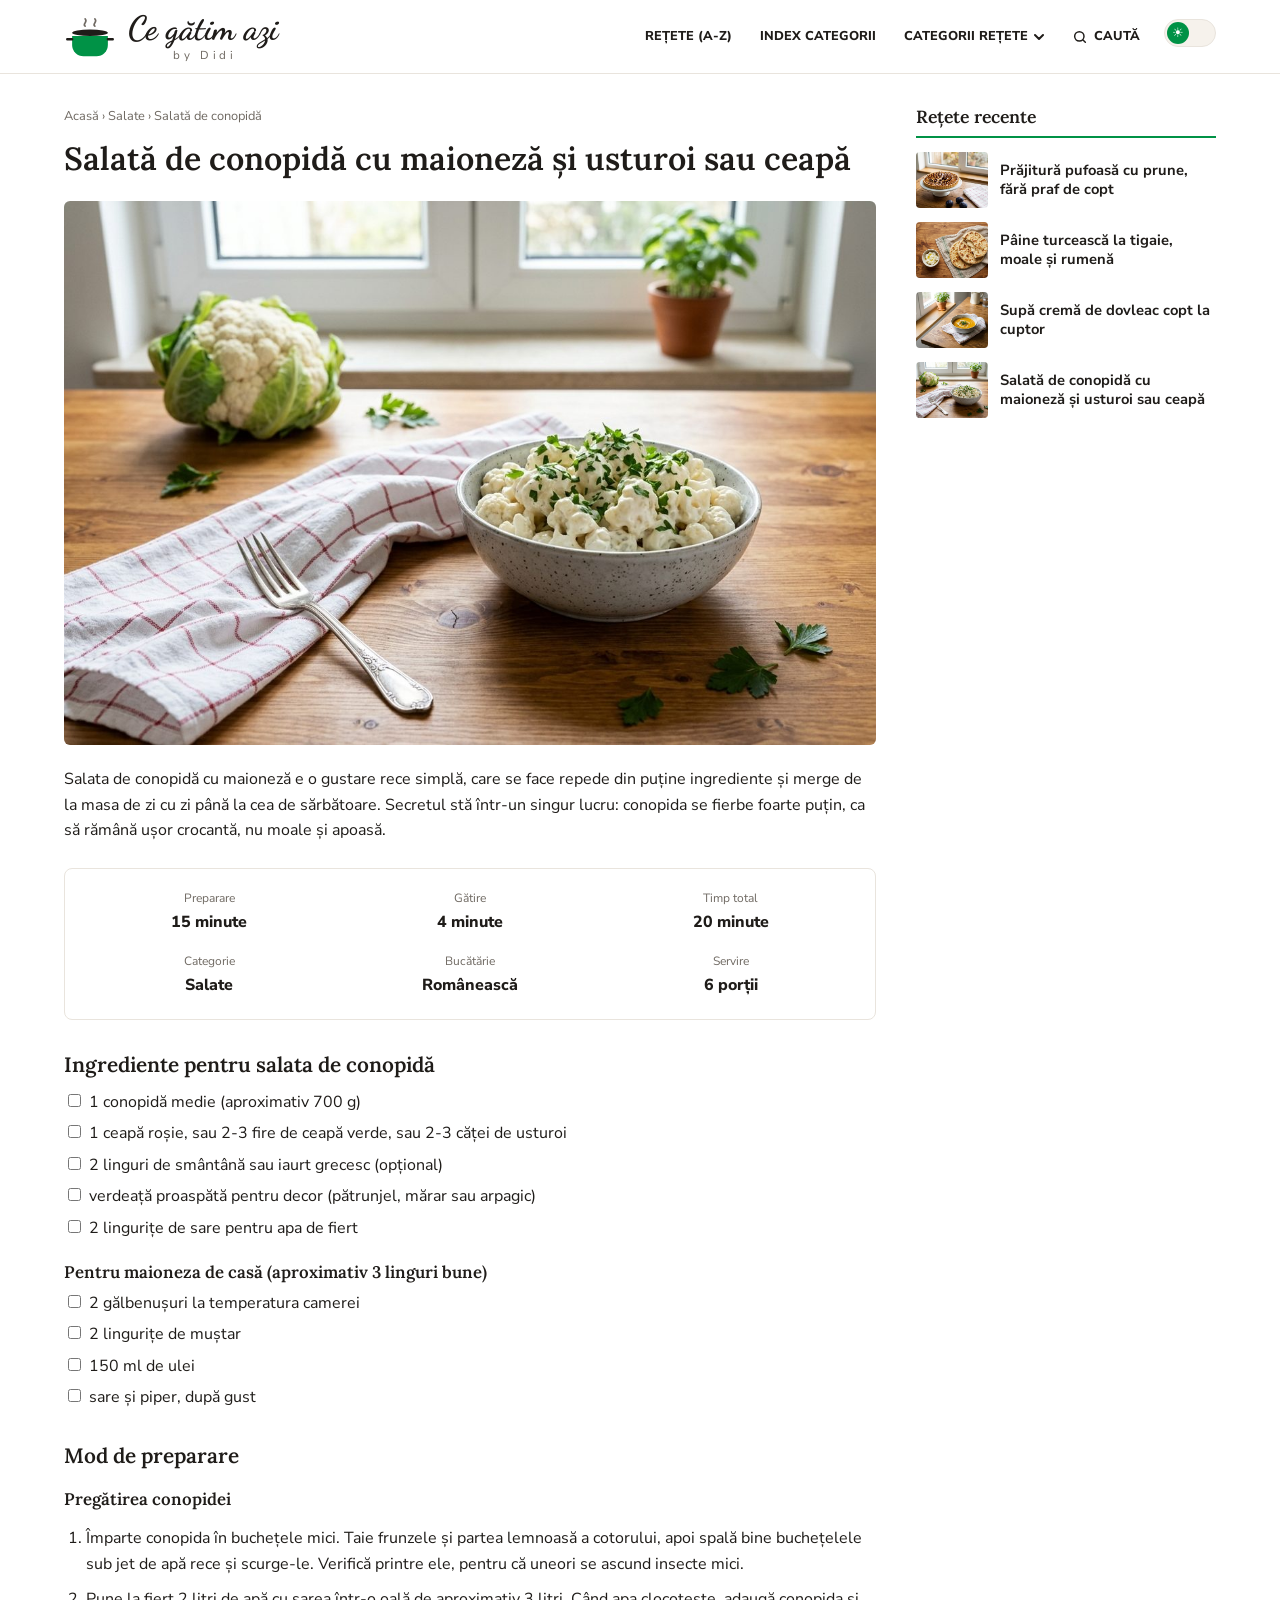
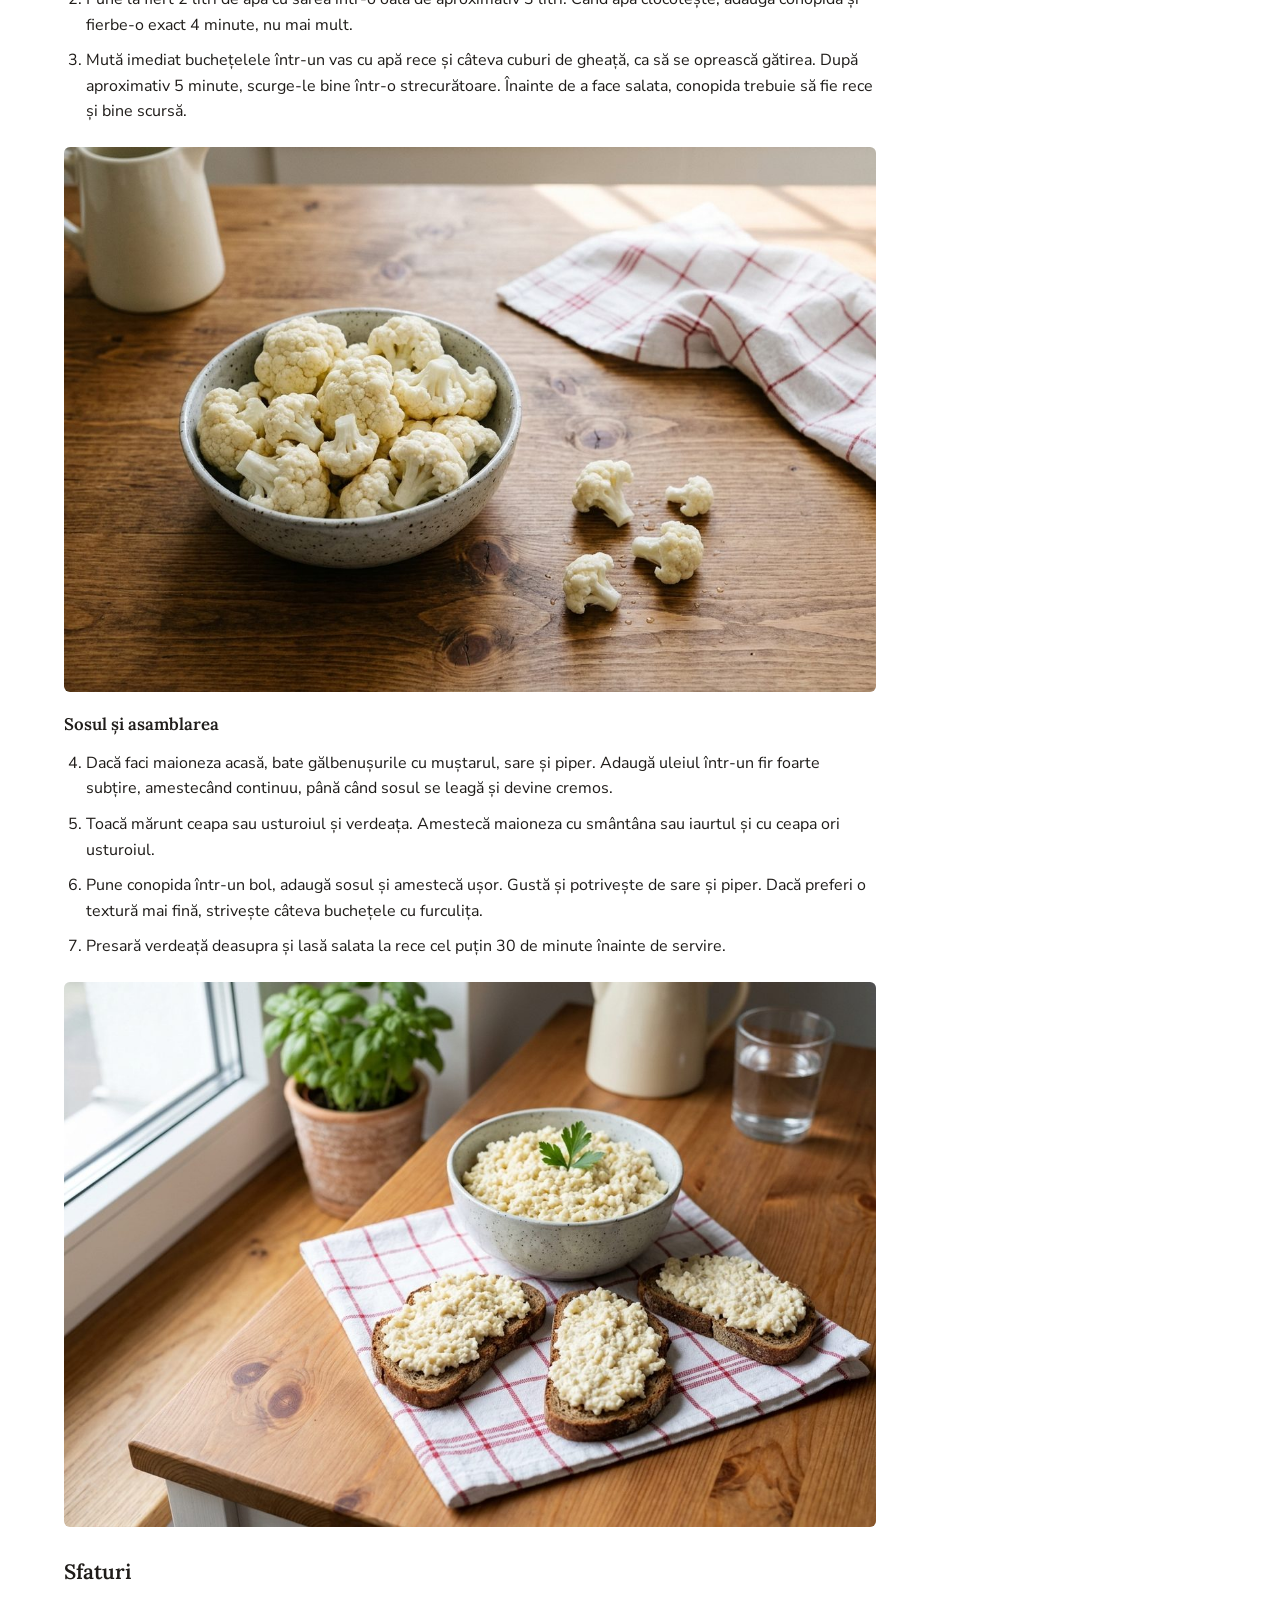
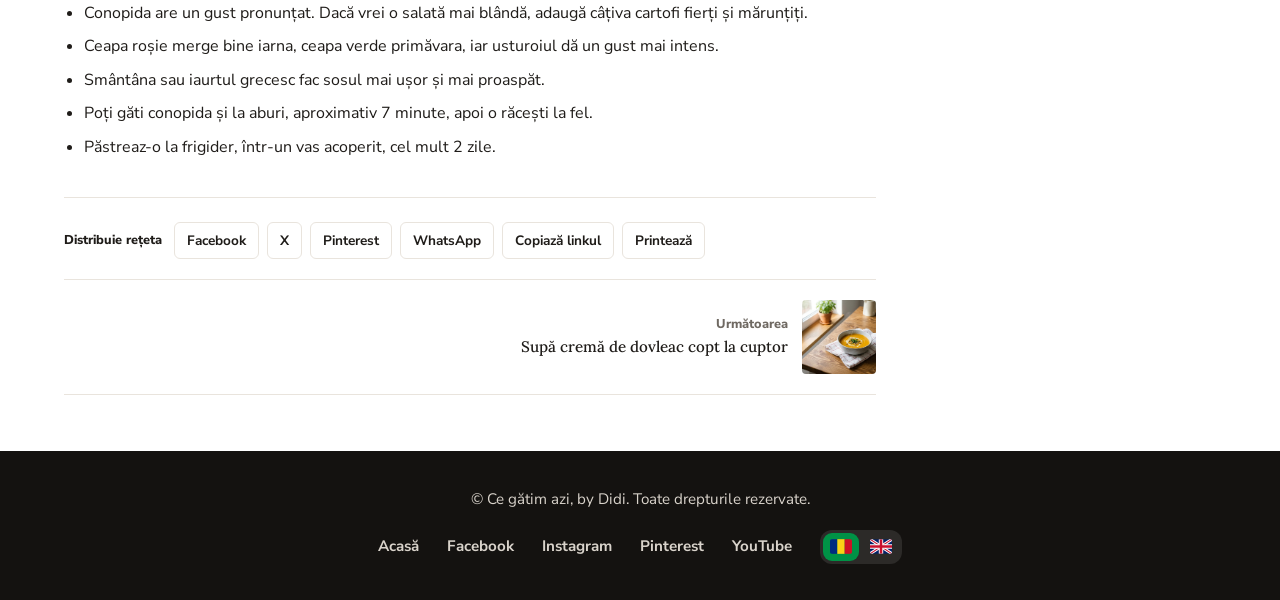
<file: salata-de-conopida.html>
<!DOCTYPE html>
<html lang="ro">
<head>
<meta charset="utf-8">
<meta name="viewport" content="width=device-width, initial-scale=1, viewport-fit=cover">
<title>Salată de conopidă cu maioneză și usturoi sau ceapă, by Didi</title>
<meta name="description" content="Salată de conopidă cu maioneză și usturoi sau ceapă: rețetă simplă, gata în 20 de minute, cu conopida fiartă doar cât să rămână crocantă.">
<link rel="canonical" href="https://didiyum.github.io/salata-de-conopida">
<meta property="og:type" content="article">
<meta property="og:title" content="Salată de conopidă cu maioneză și usturoi sau ceapă">
<meta property="og:description" content="Salată de conopidă cu maioneză și usturoi sau ceapă: rețetă simplă, gata în 20 de minute, cu conopida fiartă doar cât să rămână crocantă.">
<meta property="og:image" content="https://didiyum.github.io/img/salata-de-conopida/salata-de-conopida-cu-maioneza.jpg">
<meta property="og:url" content="https://didiyum.github.io/salata-de-conopida">
<script type="application/ld+json">{"@context": "https://schema.org", "@type": "Recipe", "name": "Salată de conopidă cu maioneză și usturoi sau ceapă", "image": ["https://didiyum.github.io/img/salata-de-conopida/salata-de-conopida-cu-maioneza.jpg", "https://didiyum.github.io/img/salata-de-conopida/conopida-curatata-in-bol.jpg", "https://didiyum.github.io/img/salata-de-conopida/salata-de-conopida-pe-paine-neagra.jpg"], "description": "Salată de conopidă cu maioneză și usturoi sau ceapă: rețetă simplă, gata în 20 de minute, cu conopida fiartă doar cât să rămână crocantă.", "prepTime": "PT15M", "cookTime": "PT4M", "totalTime": "PT20M", "recipeYield": "6 porții", "recipeCategory": "Salate", "recipeCuisine": "Românească", "recipeIngredient": ["1 conopidă medie (aproximativ 700 g)", "1 ceapă roșie, sau 2-3 fire de ceapă verde, sau 2-3 căței de usturoi", "2 linguri de smântână sau iaurt grecesc (opțional)", "verdeață proaspătă pentru decor (pătrunjel, mărar sau arpagic)", "2 lingurițe de sare pentru apa de fiert", "2 gălbenușuri la temperatura camerei", "2 lingurițe de muștar", "150 ml de ulei", "sare și piper, după gust"], "recipeInstructions": [{"@type": "HowToStep", "text": "Împarte conopida în buchețele mici. Taie frunzele și partea lemnoasă a cotorului, apoi spală bine buchețelele sub jet de apă rece și scurge-le. Verifică printre ele, pentru că uneori se ascund insecte mici."}, {"@type": "HowToStep", "text": "Pune la fiert 2 litri de apă cu sarea într-o oală de aproximativ 3 litri. Când apa clocotește, adaugă conopida și fierbe-o exact 4 minute, nu mai mult."}, {"@type": "HowToStep", "text": "Mută imediat buchețelele într-un vas cu apă rece și câteva cuburi de gheață, ca să se oprească gătirea. După aproximativ 5 minute, scurge-le bine într-o strecurătoare. Înainte de a face salata, conopida trebuie să fie rece și bine scursă."}, {"@type": "HowToStep", "text": "Dacă faci maioneza acasă, bate gălbenușurile cu muștarul, sare și piper. Adaugă uleiul într-un fir foarte subțire, amestecând continuu, până când sosul se leagă și devine cremos."}, {"@type": "HowToStep", "text": "Toacă mărunt ceapa sau usturoiul și verdeața. Amestecă maioneza cu smântâna sau iaurtul și cu ceapa ori usturoiul."}, {"@type": "HowToStep", "text": "Pune conopida într-un bol, adaugă sosul și amestecă ușor. Gustă și potrivește de sare și piper. Dacă preferi o textură mai fină, strivește câteva buchețele cu furculița."}, {"@type": "HowToStep", "text": "Presară verdeață deasupra și lasă salata la rece cel puțin 30 de minute înainte de servire."}]}</script>
<!-- Google Analytics (GA4) -->
<script async src="https://www.googletagmanager.com/gtag/js?id=G-481FJ2Q2J7"></script>
<script>window.dataLayer=window.dataLayer||[];function gtag(){dataLayer.push(arguments)}gtag('js',new Date());gtag('config','G-481FJ2Q2J7');</script>
<script>try{var t=localStorage.getItem("theme");if(t)document.documentElement.setAttribute("data-theme",t)}catch(e){}</script>
<link rel="preconnect" href="https://fonts.googleapis.com">
<link rel="preconnect" href="https://fonts.gstatic.com" crossorigin>
<link href="https://fonts.googleapis.com/css2?family=Dancing+Script:wght@700&family=Lora:wght@500;600&family=Nunito+Sans:wght@400;700;800&display=swap" rel="stylesheet">
<link rel="stylesheet" href="/style.css">
</head>
<body data-slug="salata-de-conopida">
<header class="site-header">
  <div class="bar">
    <a class="brand" href="/" aria-label="Ce gătim azi, by Didi – acasă">
      <svg class="pot" viewBox="0 0 64 56" aria-hidden="true"><path d="M26 15c-4-3 4-5 0-9M38 15c-4-3 4-5 0-9" fill="none" stroke="var(--muted)" stroke-width="2" stroke-linecap="round"/><rect x="29" y="16" rx="2" fill="var(--ink)"/><ellipse cx="32" cy="23" rx="22" ry="4" fill="var(--ink)"/><path d="M10 27h44v11a14 14 0 0 1-14 14H24A14 14 0 0 1 10 38z" fill="var(--pot)"/><path d="M10 31H4M54 31h6" stroke="var(--ink)" stroke-width="3" stroke-linecap="round"/></svg>
      <span class="brand-text"><span class="brand-title">Ce gătim azi</span><span class="brand-by">by Didi</span></span>
    </a>
    <button class="menu-btn" id="menuBtn" aria-expanded="false" aria-controls="nav" aria-label="Deschide meniul"><svg viewBox="0 0 24 24" fill="none" stroke="currentColor" stroke-width="2" stroke-linecap="round"><path d="M4 7h16M4 12h16M4 17h16"/></svg></button>
    <nav class="nav" id="nav" aria-label="Meniu principal">
      <ul>
        <li><a href="/">Rețete (A-Z)</a></li>
        <li><a href="/">Index categorii</a></li>
        <li class="has-sub">
          <button class="link" id="catBtn" aria-expanded="false" aria-controls="catSub">Categorii rețete <svg class="chev" viewBox="0 0 10 10" fill="none" stroke="currentColor" stroke-width="2" stroke-linecap="round" stroke-linejoin="round"><path d="M1 3l4 4 4-4"/></svg></button>
          <div class="sub" id="catSub"><a href="/">Supe și ciorbe</a><a href="/">Fel principal</a><a href="/">Garnituri</a><a href="/">Salate</a><a href="/">Deserturi</a><a href="/">Aluaturi</a></div>
        </li>
        <li><button class="link search-btn" id="searchBtn" aria-expanded="false" aria-controls="searchRow"><svg viewBox="0 0 24 24" fill="none" stroke="currentColor" stroke-width="2.2" stroke-linecap="round"><circle cx="11" cy="11" r="7"/><path d="M20 20l-3.5-3.5"/></svg>Caută</button></li>
        <li><button class="theme-btn" id="themeBtn" type="button" role="switch" aria-checked="false" aria-label="Mod întunecat"><span class="knob">☀</span></button></li>
      </ul>
    </nav>
  </div>
  <div class="search-row" id="searchRow"><form role="search" id="searchForm"><input type="search" id="q" placeholder="Caută o rețetă, de exemplu sarmale" aria-label="Caută o rețetă"><button type="submit">Caută</button></form></div>
</header>
<div class="wrap" id="wrap">
<article class="post">
    <div>
      <div class="crumbs"><a href="/">Acasă</a> &rsaquo; <a href="/">Salate</a> &rsaquo; Salată de conopidă</div>
      <h1>Salată de conopidă cu maioneză și usturoi sau ceapă</h1>
      <figure><img src="/img/salata-de-conopida/salata-de-conopida-cu-maioneza.jpg" width="1200" height="805" fetchpriority="high" alt="Salată de conopidă cu maioneză într-un bol ceramic, pe un prosop cu carouri roșii, lângă o furculiță"></figure>
      <p>Salata de conopidă cu maioneză e o gustare rece simplă, care se face repede din puține ingrediente și merge de la masa de zi cu zi până la cea de sărbătoare. Secretul stă într-un singur lucru: conopida se fierbe foarte puțin, ca să rămână ușor crocantă, nu moale și apoasă.</p>
      <dl class="facts">
        <div><dt>Preparare</dt><dd>15 minute</dd></div><div><dt>Gătire</dt><dd>4 minute</dd></div><div><dt>Timp total</dt><dd>20 minute</dd></div>
        <div><dt>Categorie</dt><dd>Salate</dd></div><div><dt>Bucătărie</dt><dd>Românească</dd></div><div><dt>Servire</dt><dd>6 porții</dd></div>
      </dl>
      <h2>Ingrediente pentru salata de conopidă</h2>
      <ul class="ing">
        <li><label><input type="checkbox"><span>1 conopidă medie (aproximativ 700 g)</span></label></li>
        <li><label><input type="checkbox"><span>1 ceapă roșie, sau 2-3 fire de ceapă verde, sau 2-3 căței de usturoi</span></label></li>
        <li><label><input type="checkbox"><span>2 linguri de smântână sau iaurt grecesc (opțional)</span></label></li>
        <li><label><input type="checkbox"><span>verdeață proaspătă pentru decor (pătrunjel, mărar sau arpagic)</span></label></li>
        <li><label><input type="checkbox"><span>2 lingurițe de sare pentru apa de fiert</span></label></li>
      </ul>
      <h3>Pentru maioneza de casă (aproximativ 3 linguri bune)</h3>
      <ul class="ing">
        <li><label><input type="checkbox"><span>2 gălbenușuri la temperatura camerei</span></label></li>
        <li><label><input type="checkbox"><span>2 lingurițe de muștar</span></label></li>
        <li><label><input type="checkbox"><span>150 ml de ulei</span></label></li>
        <li><label><input type="checkbox"><span>sare și piper, după gust</span></label></li>
      </ul>
      <h2>Mod de preparare</h2>
      <h3>Pregătirea conopidei</h3>
      <ol class="steps">
        <li>Împarte conopida în buchețele mici. Taie frunzele și partea lemnoasă a cotorului, apoi spală bine buchețelele sub jet de apă rece și scurge-le. Verifică printre ele, pentru că uneori se ascund insecte mici.</li>
        <li>Pune la fiert 2 litri de apă cu sarea într-o oală de aproximativ 3 litri. Când apa clocotește, adaugă conopida și fierbe-o exact 4 minute, nu mai mult.</li>
        <li>Mută imediat buchețelele într-un vas cu apă rece și câteva cuburi de gheață, ca să se oprească gătirea. După aproximativ 5 minute, scurge-le bine într-o strecurătoare. Înainte de a face salata, conopida trebuie să fie rece și bine scursă.</li>
      </ol>
      <figure><img src="/img/salata-de-conopida/conopida-curatata-in-bol.jpg" width="1200" height="805" loading="lazy" alt="Buchețele de conopidă curățate, într-un bol ceramic, pe o masă de lemn"></figure>
      <h3>Sosul și asamblarea</h3>
      <ol class="steps" start="4">
        <li>Dacă faci maioneza acasă, bate gălbenușurile cu muștarul, sare și piper. Adaugă uleiul într-un fir foarte subțire, amestecând continuu, până când sosul se leagă și devine cremos.</li>
        <li>Toacă mărunt ceapa sau usturoiul și verdeața. Amestecă maioneza cu smântâna sau iaurtul și cu ceapa ori usturoiul.</li>
        <li>Pune conopida într-un bol, adaugă sosul și amestecă ușor. Gustă și potrivește de sare și piper. Dacă preferi o textură mai fină, strivește câteva buchețele cu furculița.</li>
        <li>Presară verdeață deasupra și lasă salata la rece cel puțin 30 de minute înainte de servire.</li>
      </ol>
      <figure><img src="/img/salata-de-conopida/salata-de-conopida-pe-paine-neagra.jpg" width="1200" height="805" loading="lazy" alt="Felii de pâine neagră cu salată de conopidă, în fața unui bol plin cu aceeași salată"></figure>
      <h2>Sfaturi</h2>
      <ul class="tips">
        <li>Conopida are un gust pronunțat. Dacă vrei o salată mai blândă, adaugă câțiva cartofi fierți și mărunțiți.</li>
        <li>Ceapa roșie merge bine iarna, ceapa verde primăvara, iar usturoiul dă un gust mai intens.</li>
        <li>Smântâna sau iaurtul grecesc fac sosul mai ușor și mai proaspăt.</li>
        <li>Poți găti conopida și la aburi, aproximativ 7 minute, apoi o răcești la fel.</li>
        <li>Păstreaz-o la frigider, într-un vas acoperit, cel mult 2 zile.</li>
      </ul>
      <div class="share share-end"><span>Distribuie rețeta</span><a class="btn" href="/" data-s="fb" target="_blank" rel="noopener">Facebook</a><a class="btn" href="/" data-s="x" target="_blank" rel="noopener">X</a><a class="btn" href="/" data-s="pin" target="_blank" rel="noopener">Pinterest</a><a class="btn" href="/" data-s="wa" target="_blank" rel="noopener">WhatsApp</a><button class="btn" type="button" id="copyBtn">Copiază linkul</button><button class="btn" type="button" onclick="window.print()">Printează</button></div>
      <nav class="pn" id="pn" aria-label="Alte rețete" hidden></nav>
    </div>
  </article>
<aside aria-label="Rețete recente"><h3>Rețete recente</h3><div id="recent"></div></aside>
</div>
<footer class="foot">
  <p>© Ce gătim azi, by Didi. Toate drepturile rezervate.</p>
  <nav class="foot-links" aria-label="Linkuri footer"><a href="/">Acasă</a><a href="https://www.facebook.com/" target="_blank" rel="noopener">Facebook</a><a href="https://www.instagram.com/" target="_blank" rel="noopener">Instagram</a><a href="https://www.pinterest.com/" target="_blank" rel="noopener">Pinterest</a><a href="https://www.youtube.com/" target="_blank" rel="noopener">YouTube</a><span class="lang" role="group" aria-label="Limba"><a id="langRo" href="/" class="on" title="Română" aria-label="Română" aria-current="true"><svg viewBox="0 0 3 2" aria-hidden="true"><rect width="1" height="2" fill="#002B7F"/><rect x="1" width="1" height="2" fill="#FCD116"/><rect x="2" width="1" height="2" fill="#CE1126"/></svg></a><a id="langEn" href="#" title="English (traducere automată Google)" aria-label="English" rel="nofollow"><svg viewBox="0 0 60 40" aria-hidden="true"><clipPath id="ukc"><rect width="60" height="40" rx="3"/></clipPath><g clip-path="url(#ukc)"><rect width="60" height="40" fill="#012169"/><path d="M0 0l60 40M60 0L0 40" stroke="#fff" stroke-width="8"/><path d="M0 0l60 40M60 0L0 40" stroke="#C8102E" stroke-width="3"/><path d="M30 0v40M0 20h60" stroke="#fff" stroke-width="12"/><path d="M30 0v40M0 20h60" stroke="#C8102E" stroke-width="7"/></g></svg></a></span></nav>
</footer>
<script src="/recipes.js"></script>
<script src="/app.js" defer></script>
</body>
</html>
</file>
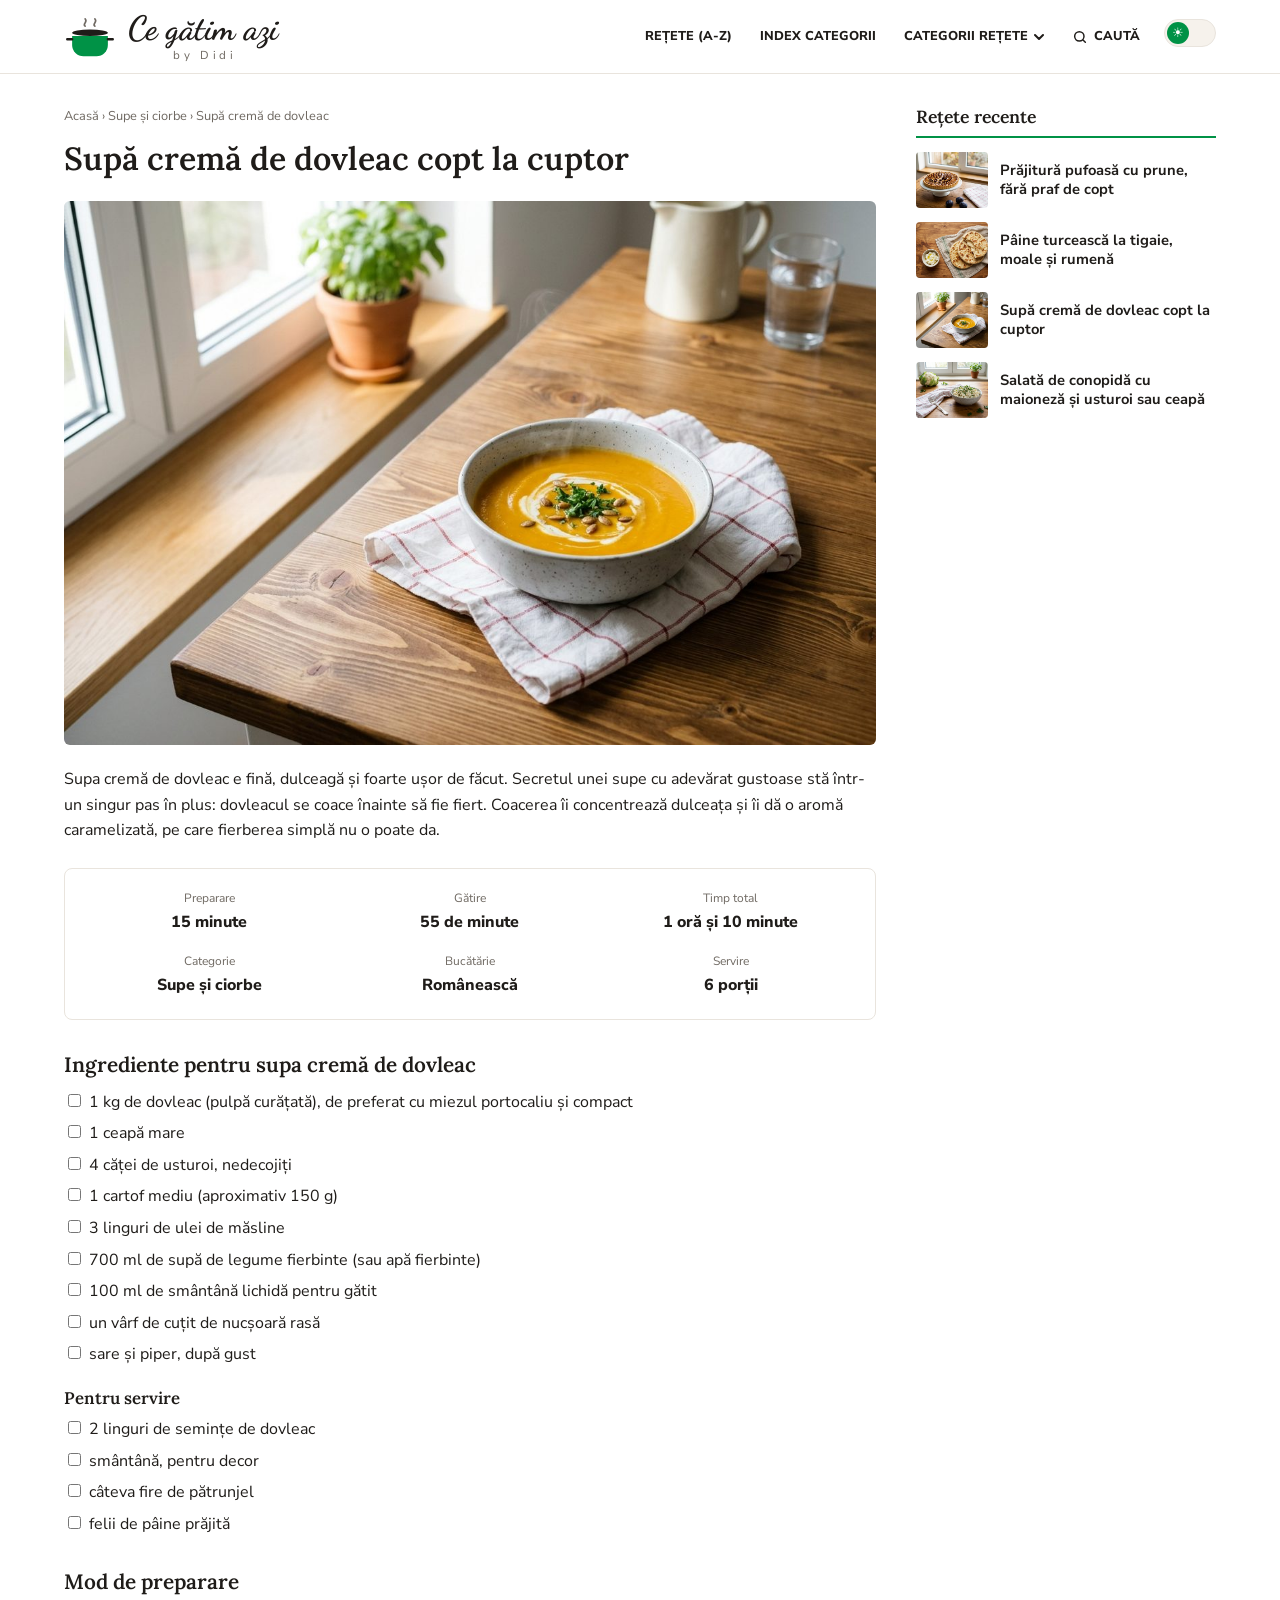
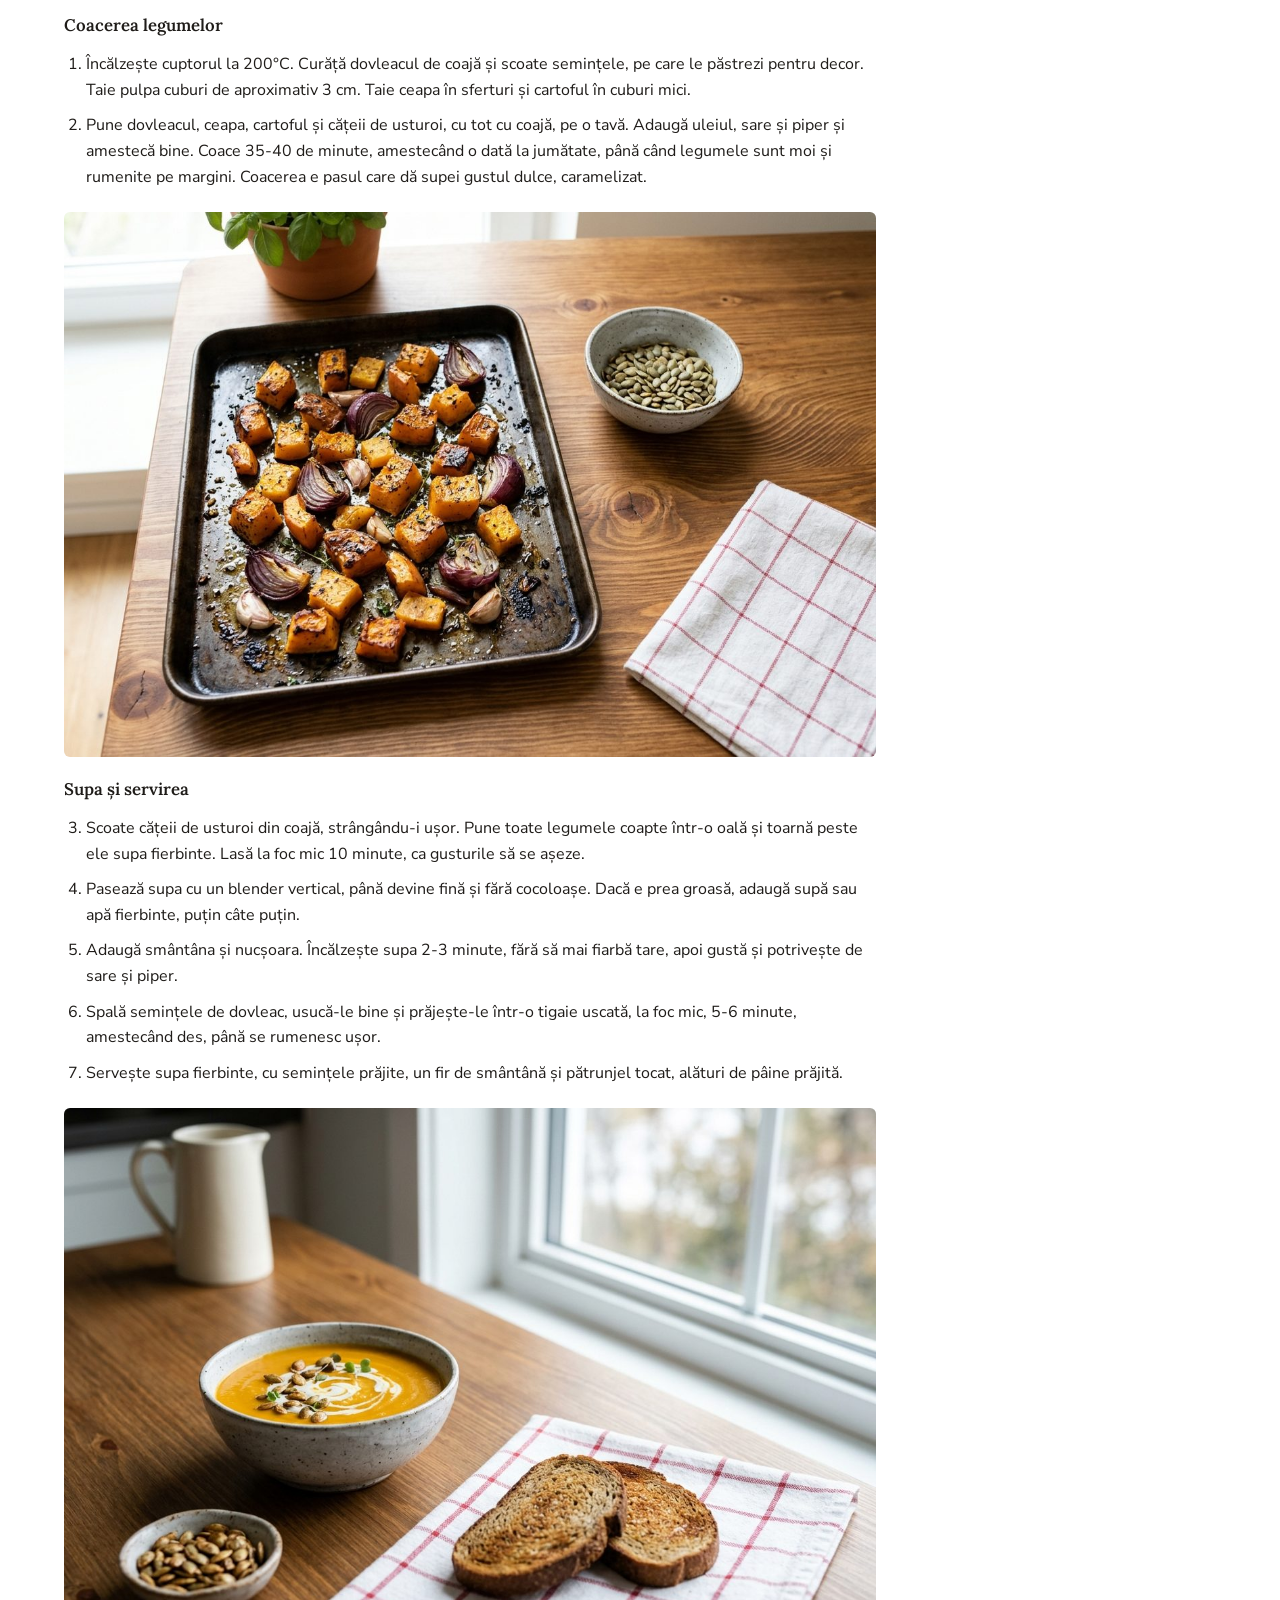
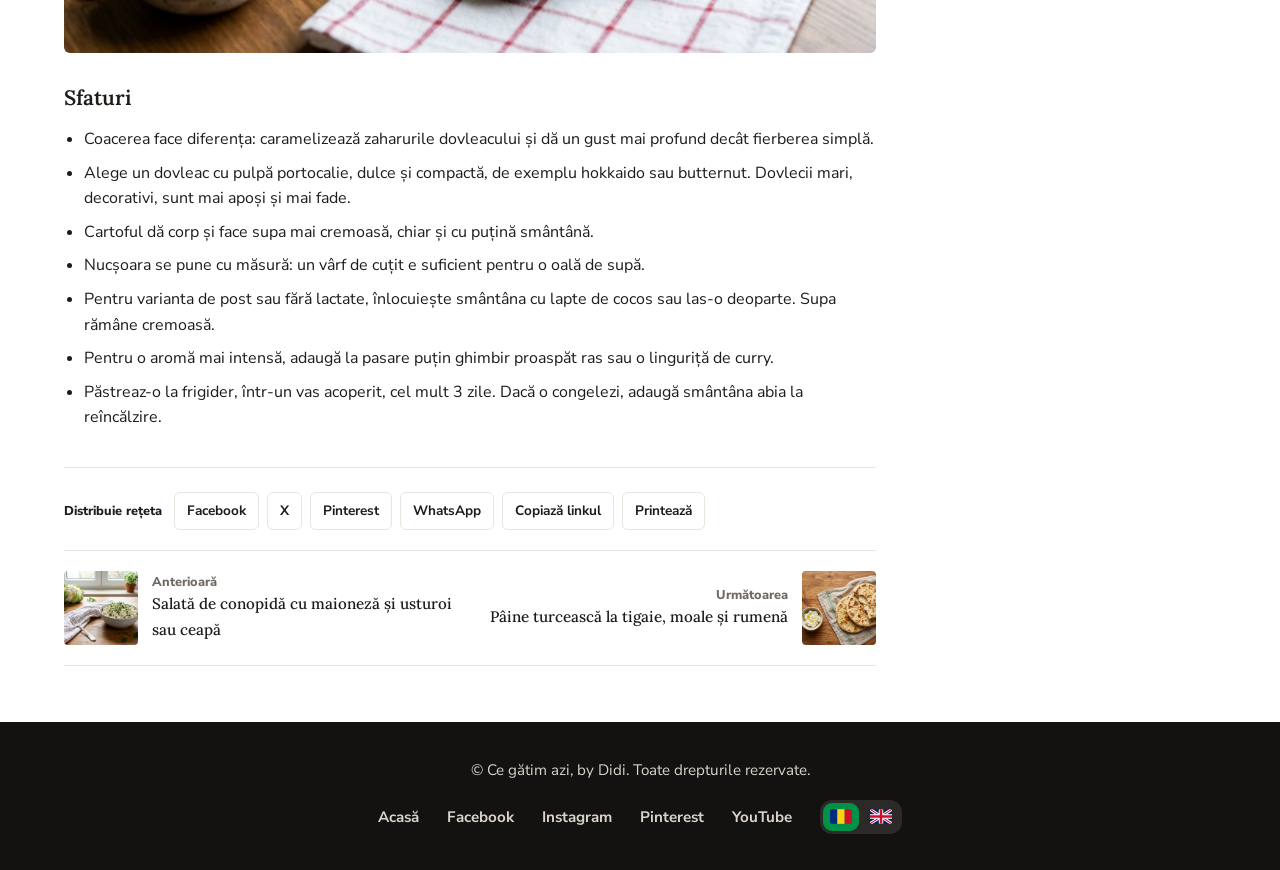
<file: supa-crema-de-dovleac.html>
<!DOCTYPE html>
<html lang="ro">
<head>
<meta charset="utf-8">
<meta name="viewport" content="width=device-width, initial-scale=1, viewport-fit=cover">
<title>Supă cremă de dovleac copt la cuptor, by Didi</title>
<meta name="description" content="Supă cremă de dovleac copt la cuptor, cu ceapă, usturoi și cartof: rețetă simplă, catifelată, cu semințe de dovleac prăjite, gata în aproximativ o oră.">
<link rel="canonical" href="https://didiyum.github.io/supa-crema-de-dovleac">
<meta property="og:type" content="article">
<meta property="og:title" content="Supă cremă de dovleac copt la cuptor">
<meta property="og:description" content="Supă cremă de dovleac copt la cuptor, cu ceapă, usturoi și cartof: rețetă simplă, catifelată, cu semințe de dovleac prăjite, gata în aproximativ o oră.">
<meta property="og:image" content="https://didiyum.github.io/img/supa-crema-de-dovleac/supa-crema-de-dovleac.jpg">
<meta property="og:url" content="https://didiyum.github.io/supa-crema-de-dovleac">
<script type="application/ld+json">{"@context": "https://schema.org", "@type": "Recipe", "name": "Supă cremă de dovleac copt la cuptor", "image": ["https://didiyum.github.io/img/supa-crema-de-dovleac/supa-crema-de-dovleac.jpg", "https://didiyum.github.io/img/supa-crema-de-dovleac/dovleac-copt-in-tava.jpg", "https://didiyum.github.io/img/supa-crema-de-dovleac/supa-crema-de-dovleac-cu-paine.jpg"], "description": "Supă cremă de dovleac copt la cuptor, cu ceapă, usturoi și cartof: rețetă simplă, catifelată, cu semințe de dovleac prăjite, gata în aproximativ o oră.", "prepTime": "PT15M", "cookTime": "PT55M", "totalTime": "PT1H10M", "recipeYield": "6 porții", "recipeCategory": "Supe și ciorbe", "recipeCuisine": "Românească", "recipeIngredient": ["1 kg de dovleac (pulpă curățată), de preferat cu miezul portocaliu și compact", "1 ceapă mare", "4 căței de usturoi, nedecojiți", "1 cartof mediu (aproximativ 150 g)", "3 linguri de ulei de măsline", "700 ml de supă de legume fierbinte (sau apă fierbinte)", "100 ml de smântână lichidă pentru gătit", "un vârf de cuțit de nucșoară rasă", "sare și piper, după gust"], "recipeInstructions": [{"@type": "HowToStep", "text": "Încălzește cuptorul la 200°C. Curăță dovleacul de coajă și scoate semințele, pe care le păstrezi pentru decor. Taie pulpa cuburi de aproximativ 3 cm. Taie ceapa în sferturi și cartoful în cuburi mici."}, {"@type": "HowToStep", "text": "Pune dovleacul, ceapa, cartoful și cățeii de usturoi, cu tot cu coajă, pe o tavă. Adaugă uleiul, sare și piper și amestecă bine. Coace 35-40 de minute, amestecând o dată la jumătate, până când legumele sunt moi și rumenite pe margini. Coacerea e pasul care dă supei gustul dulce, caramelizat."}, {"@type": "HowToStep", "text": "Scoate cățeii de usturoi din coajă, strângându-i ușor. Pune toate legumele coapte într-o oală și toarnă peste ele supa fierbinte. Lasă la foc mic 10 minute, ca gusturile să se așeze."}, {"@type": "HowToStep", "text": "Pasează supa cu un blender vertical, până devine fină și fără cocoloașe. Dacă e prea groasă, adaugă supă sau apă fierbinte, puțin câte puțin."}, {"@type": "HowToStep", "text": "Adaugă smântâna și nucșoara. Încălzește supa 2-3 minute, fără să mai fiarbă tare, apoi gustă și potrivește de sare și piper."}, {"@type": "HowToStep", "text": "Spală semințele de dovleac, usucă-le bine și prăjește-le într-o tigaie uscată, la foc mic, 5-6 minute, amestecând des, până se rumenesc ușor."}, {"@type": "HowToStep", "text": "Servește supa fierbinte, cu semințele prăjite, un fir de smântână și pătrunjel tocat, alături de pâine prăjită."}]}</script>
<!-- Google Analytics (GA4) -->
<script async src="https://www.googletagmanager.com/gtag/js?id=G-481FJ2Q2J7"></script>
<script>window.dataLayer=window.dataLayer||[];function gtag(){dataLayer.push(arguments)}gtag('js',new Date());gtag('config','G-481FJ2Q2J7');</script>
<script>try{var t=localStorage.getItem("theme");if(t)document.documentElement.setAttribute("data-theme",t)}catch(e){}</script>
<link rel="preconnect" href="https://fonts.googleapis.com">
<link rel="preconnect" href="https://fonts.gstatic.com" crossorigin>
<link href="https://fonts.googleapis.com/css2?family=Dancing+Script:wght@700&family=Lora:wght@500;600&family=Nunito+Sans:wght@400;700;800&display=swap" rel="stylesheet">
<link rel="stylesheet" href="/style.css">
</head>
<body data-slug="supa-crema-de-dovleac">
<header class="site-header">
  <div class="bar">
    <a class="brand" href="/" aria-label="Ce gătim azi, by Didi – acasă">
      <svg class="pot" viewBox="0 0 64 56" aria-hidden="true"><path d="M26 15c-4-3 4-5 0-9M38 15c-4-3 4-5 0-9" fill="none" stroke="var(--muted)" stroke-width="2" stroke-linecap="round"/><rect x="29" y="16" rx="2" fill="var(--ink)"/><ellipse cx="32" cy="23" rx="22" ry="4" fill="var(--ink)"/><path d="M10 27h44v11a14 14 0 0 1-14 14H24A14 14 0 0 1 10 38z" fill="var(--pot)"/><path d="M10 31H4M54 31h6" stroke="var(--ink)" stroke-width="3" stroke-linecap="round"/></svg>
      <span class="brand-text"><span class="brand-title">Ce gătim azi</span><span class="brand-by">by Didi</span></span>
    </a>
    <button class="menu-btn" id="menuBtn" aria-expanded="false" aria-controls="nav" aria-label="Deschide meniul"><svg viewBox="0 0 24 24" fill="none" stroke="currentColor" stroke-width="2" stroke-linecap="round"><path d="M4 7h16M4 12h16M4 17h16"/></svg></button>
    <nav class="nav" id="nav" aria-label="Meniu principal">
      <ul>
        <li><a href="/">Rețete (A-Z)</a></li>
        <li><a href="/">Index categorii</a></li>
        <li class="has-sub">
          <button class="link" id="catBtn" aria-expanded="false" aria-controls="catSub">Categorii rețete <svg class="chev" viewBox="0 0 10 10" fill="none" stroke="currentColor" stroke-width="2" stroke-linecap="round" stroke-linejoin="round"><path d="M1 3l4 4 4-4"/></svg></button>
          <div class="sub" id="catSub"><a href="/">Supe și ciorbe</a><a href="/">Fel principal</a><a href="/">Garnituri</a><a href="/">Salate</a><a href="/">Deserturi</a><a href="/">Aluaturi</a></div>
        </li>
        <li><button class="link search-btn" id="searchBtn" aria-expanded="false" aria-controls="searchRow"><svg viewBox="0 0 24 24" fill="none" stroke="currentColor" stroke-width="2.2" stroke-linecap="round"><circle cx="11" cy="11" r="7"/><path d="M20 20l-3.5-3.5"/></svg>Caută</button></li>
        <li><button class="theme-btn" id="themeBtn" type="button" role="switch" aria-checked="false" aria-label="Mod întunecat"><span class="knob">☀</span></button></li>
      </ul>
    </nav>
  </div>
  <div class="search-row" id="searchRow"><form role="search" id="searchForm"><input type="search" id="q" placeholder="Caută o rețetă, de exemplu sarmale" aria-label="Caută o rețetă"><button type="submit">Caută</button></form></div>
</header>
<div class="wrap" id="wrap">
<article class="post">
    <div>
      <div class="crumbs"><a href="/">Acasă</a> &rsaquo; <a href="/">Supe și ciorbe</a> &rsaquo; Supă cremă de dovleac</div>
      <h1>Supă cremă de dovleac copt la cuptor</h1>
      <figure><img src="/img/supa-crema-de-dovleac/supa-crema-de-dovleac.jpg" width="1200" height="805" fetchpriority="high" alt="Supă cremă de dovleac într-un bol ceramic, cu smântână și semințe de dovleac prăjite, pe un prosop cu carouri roșii" onerror="this.parentNode.hidden=true"></figure>
      <p>Supa cremă de dovleac e fină, dulceagă și foarte ușor de făcut. Secretul unei supe cu adevărat gustoase stă într-un singur pas în plus: dovleacul se coace înainte să fie fiert. Coacerea îi concentrează dulceața și îi dă o aromă caramelizată, pe care fierberea simplă nu o poate da.</p>
      <dl class="facts">
        <div><dt>Preparare</dt><dd>15 minute</dd></div><div><dt>Gătire</dt><dd>55 de minute</dd></div><div><dt>Timp total</dt><dd>1 oră și 10 minute</dd></div>
        <div><dt>Categorie</dt><dd>Supe și ciorbe</dd></div><div><dt>Bucătărie</dt><dd>Românească</dd></div><div><dt>Servire</dt><dd>6 porții</dd></div>
      </dl>
      <h2>Ingrediente pentru supa cremă de dovleac</h2>
      <ul class="ing">
        <li><label><input type="checkbox"><span>1 kg de dovleac (pulpă curățată), de preferat cu miezul portocaliu și compact</span></label></li>
        <li><label><input type="checkbox"><span>1 ceapă mare</span></label></li>
        <li><label><input type="checkbox"><span>4 căței de usturoi, nedecojiți</span></label></li>
        <li><label><input type="checkbox"><span>1 cartof mediu (aproximativ 150 g)</span></label></li>
        <li><label><input type="checkbox"><span>3 linguri de ulei de măsline</span></label></li>
        <li><label><input type="checkbox"><span>700 ml de supă de legume fierbinte (sau apă fierbinte)</span></label></li>
        <li><label><input type="checkbox"><span>100 ml de smântână lichidă pentru gătit</span></label></li>
        <li><label><input type="checkbox"><span>un vârf de cuțit de nucșoară rasă</span></label></li>
        <li><label><input type="checkbox"><span>sare și piper, după gust</span></label></li>
      </ul>
      <h3>Pentru servire</h3>
      <ul class="ing">
        <li><label><input type="checkbox"><span>2 linguri de semințe de dovleac</span></label></li>
        <li><label><input type="checkbox"><span>smântână, pentru decor</span></label></li>
        <li><label><input type="checkbox"><span>câteva fire de pătrunjel</span></label></li>
        <li><label><input type="checkbox"><span>felii de pâine prăjită</span></label></li>
      </ul>
      <h2>Mod de preparare</h2>
      <h3>Coacerea legumelor</h3>
      <ol class="steps">
        <li>Încălzește cuptorul la 200°C. Curăță dovleacul de coajă și scoate semințele, pe care le păstrezi pentru decor. Taie pulpa cuburi de aproximativ 3 cm. Taie ceapa în sferturi și cartoful în cuburi mici.</li>
        <li>Pune dovleacul, ceapa, cartoful și cățeii de usturoi, cu tot cu coajă, pe o tavă. Adaugă uleiul, sare și piper și amestecă bine. Coace 35-40 de minute, amestecând o dată la jumătate, până când legumele sunt moi și rumenite pe margini. Coacerea e pasul care dă supei gustul dulce, caramelizat.</li>
      </ol>
      <figure><img src="/img/supa-crema-de-dovleac/dovleac-copt-in-tava.jpg" width="1200" height="805" loading="lazy" alt="Tavă cu dovleac, ceapă și usturoi coapte, lângă un bol cu semințe de dovleac" onerror="this.parentNode.hidden=true"></figure>
      <h3>Supa și servirea</h3>
      <ol class="steps" start="3">
        <li>Scoate cățeii de usturoi din coajă, strângându-i ușor. Pune toate legumele coapte într-o oală și toarnă peste ele supa fierbinte. Lasă la foc mic 10 minute, ca gusturile să se așeze.</li>
        <li>Pasează supa cu un blender vertical, până devine fină și fără cocoloașe. Dacă e prea groasă, adaugă supă sau apă fierbinte, puțin câte puțin.</li>
        <li>Adaugă smântâna și nucșoara. Încălzește supa 2-3 minute, fără să mai fiarbă tare, apoi gustă și potrivește de sare și piper.</li>
        <li>Spală semințele de dovleac, usucă-le bine și prăjește-le într-o tigaie uscată, la foc mic, 5-6 minute, amestecând des, până se rumenesc ușor.</li>
        <li>Servește supa fierbinte, cu semințele prăjite, un fir de smântână și pătrunjel tocat, alături de pâine prăjită.</li>
      </ol>
      <figure><img src="/img/supa-crema-de-dovleac/supa-crema-de-dovleac-cu-paine.jpg" width="1200" height="805" loading="lazy" alt="Supă cremă de dovleac cu semințe prăjite, lângă două felii de pâine neagră prăjită și un bol cu semințe" onerror="this.parentNode.hidden=true"></figure>
      <h2>Sfaturi</h2>
      <ul class="tips">
        <li>Coacerea face diferența: caramelizează zaharurile dovleacului și dă un gust mai profund decât fierberea simplă.</li>
        <li>Alege un dovleac cu pulpă portocalie, dulce și compactă, de exemplu hokkaido sau butternut. Dovlecii mari, decorativi, sunt mai apoși și mai fade.</li>
        <li>Cartoful dă corp și face supa mai cremoasă, chiar și cu puțină smântână.</li>
        <li>Nucșoara se pune cu măsură: un vârf de cuțit e suficient pentru o oală de supă.</li>
        <li>Pentru varianta de post sau fără lactate, înlocuiește smântâna cu lapte de cocos sau las-o deoparte. Supa rămâne cremoasă.</li>
        <li>Pentru o aromă mai intensă, adaugă la pasare puțin ghimbir proaspăt ras sau o linguriță de curry.</li>
        <li>Păstreaz-o la frigider, într-un vas acoperit, cel mult 3 zile. Dacă o congelezi, adaugă smântâna abia la reîncălzire.</li>
      </ul>
      <div class="share share-end"><span>Distribuie rețeta</span><a class="btn" href="/" data-s="fb" target="_blank" rel="noopener">Facebook</a><a class="btn" href="/" data-s="x" target="_blank" rel="noopener">X</a><a class="btn" href="/" data-s="pin" target="_blank" rel="noopener">Pinterest</a><a class="btn" href="/" data-s="wa" target="_blank" rel="noopener">WhatsApp</a><button class="btn" type="button" id="copyBtn">Copiază linkul</button><button class="btn" type="button" onclick="window.print()">Printează</button></div>
      <nav class="pn" id="pn" aria-label="Alte rețete" hidden></nav>
    </div>
  </article>
<aside aria-label="Rețete recente"><h3>Rețete recente</h3><div id="recent"></div></aside>
</div>
<footer class="foot">
  <p>© Ce gătim azi, by Didi. Toate drepturile rezervate.</p>
  <nav class="foot-links" aria-label="Linkuri footer"><a href="/">Acasă</a><a href="https://www.facebook.com/" target="_blank" rel="noopener">Facebook</a><a href="https://www.instagram.com/" target="_blank" rel="noopener">Instagram</a><a href="https://www.pinterest.com/" target="_blank" rel="noopener">Pinterest</a><a href="https://www.youtube.com/" target="_blank" rel="noopener">YouTube</a><span class="lang" role="group" aria-label="Limba"><a id="langRo" href="/" class="on" title="Română" aria-label="Română" aria-current="true"><svg viewBox="0 0 3 2" aria-hidden="true"><rect width="1" height="2" fill="#002B7F"/><rect x="1" width="1" height="2" fill="#FCD116"/><rect x="2" width="1" height="2" fill="#CE1126"/></svg></a><a id="langEn" href="#" title="English (traducere automată Google)" aria-label="English" rel="nofollow"><svg viewBox="0 0 60 40" aria-hidden="true"><clipPath id="ukc"><rect width="60" height="40" rx="3"/></clipPath><g clip-path="url(#ukc)"><rect width="60" height="40" fill="#012169"/><path d="M0 0l60 40M60 0L0 40" stroke="#fff" stroke-width="8"/><path d="M0 0l60 40M60 0L0 40" stroke="#C8102E" stroke-width="3"/><path d="M30 0v40M0 20h60" stroke="#fff" stroke-width="12"/><path d="M30 0v40M0 20h60" stroke="#C8102E" stroke-width="7"/></g></svg></a></span></nav>
</footer>
<script src="/recipes.js"></script>
<script src="/app.js" defer></script>
</body>
</html>
</file>
<file: style.css>
:root{--bg:#fff;--ink:#1f1c19;--muted:#6f6962;--line:#e9e4dd;--pot:#009246;--on-pot:#ffffff;--hover:#f6f2ec;--card:#f2f7f3;--foot:#141210;--footink:#d9d3cb;color-scheme:light;box-sizing:border-box;padding-top:env(safe-area-inset-top,0px);padding-bottom:env(safe-area-inset-bottom,0px)}
@media (prefers-color-scheme:dark){:root:not([data-theme="light"]){--bg:#171513;--ink:#f1ece5;--muted:#a39c93;--line:#2e2a26;--pot:#2fbf74;--on-pot:#0b1f14;--hover:#221f1c;--card:#211e1b;--foot:#0e0d0c;color-scheme:dark}}
:root[data-theme="dark"]{--bg:#171513;--ink:#f1ece5;--muted:#a39c93;--line:#2e2a26;--pot:#2fbf74;--on-pot:#0b1f14;--hover:#221f1c;--card:#211e1b;--foot:#0e0d0c;color-scheme:dark}
html{scroll-padding-top:env(safe-area-inset-top,0px)}
*,*::before,*::after{box-sizing:inherit}
body{margin:0;background:var(--bg);color:var(--ink);font-family:"Nunito Sans",system-ui,-apple-system,"Segoe UI",Roboto,sans-serif;line-height:1.6}
body::before{content:"";position:fixed;inset:0 0 auto;height:env(safe-area-inset-top,0px);background:var(--bg);z-index:10}
a{color:inherit}
:focus-visible{outline:2px solid var(--pot);outline-offset:2px}
.site-header{position:sticky;top:env(safe-area-inset-top,0px);z-index:20;background:var(--bg);border-bottom:1px solid var(--line)}
.bar{max-width:1200px;margin:0 auto;padding:12px 24px;display:flex;align-items:center;justify-content:space-between;gap:24px}
.brand{display:flex;align-items:center;gap:12px;text-decoration:none}
.pot{width:52px;height:auto;flex:none}
.brand-text{display:flex;flex-direction:column;align-items:center;line-height:1}
.brand-title{font-family:"Dancing Script","Brush Script MT",cursive;font-weight:700;font-size:2.1rem}
.brand-by{font-size:.72rem;letter-spacing:.32em;color:var(--muted);margin-top:4px;padding-left:.32em}
.nav{display:flex;align-items:center}
.nav ul{list-style:none;margin:0;padding:0;display:flex;align-items:center;gap:4px}
.nav a,.nav button.link{font:inherit;font-weight:800;font-size:.8rem;text-transform:uppercase;color:var(--ink);background:none;border:0;cursor:pointer;text-decoration:none;padding:10px 12px;border-radius:6px;display:inline-flex;align-items:center;gap:6px}
.nav a:hover,.nav button.link:hover{background:var(--hover)}
.chev{width:10px;height:10px}
[aria-expanded="true"]>.chev{transform:rotate(180deg)}
.has-sub{position:relative}
.sub{position:absolute;top:calc(100% + 6px);left:0;min-width:220px;background:var(--bg);border:1px solid var(--line);border-radius:8px;padding:6px;box-shadow:0 8px 24px rgba(0,0,0,.12);display:none}
.sub.open{display:block}
.sub a{display:flex;text-transform:none;font-weight:700;font-size:.95rem;width:100%}
.search-btn svg{width:16px;height:16px}
.theme-btn{position:relative;width:52px;height:28px;padding:0;margin-left:8px;border-radius:14px;border:1px solid var(--line);background:var(--hover);cursor:pointer}
.theme-btn .knob{position:absolute;top:2px;left:2px;width:22px;height:22px;border-radius:50%;background:var(--pot);color:var(--on-pot);font-size:13px;line-height:22px;text-align:center;transition:transform .15s ease}
.theme-btn[aria-checked="true"] .knob{transform:translateX(24px)}
@media (prefers-reduced-motion:reduce){.theme-btn .knob{transition:none}}
.menu-btn{display:none;background:none;border:1px solid var(--line);border-radius:8px;padding:9px 10px;cursor:pointer;color:var(--ink)}
.menu-btn svg{width:22px;height:22px;display:block}
.search-row{display:none;border-top:1px solid var(--line)}
.search-row.open{display:block}
.search-row form{max-width:1200px;margin:0 auto;padding:12px 24px;display:flex;gap:10px}
.search-row input{flex:1;font:inherit;padding:11px 14px;border:1px solid var(--line);border-radius:8px;background:var(--bg);color:var(--ink)}
.search-row button{font:inherit;font-weight:800;border:0;border-radius:8px;padding:0 18px;background:var(--pot);color:var(--on-pot);cursor:pointer}

.wrap{max-width:1200px;margin:0 auto;padding:32px 24px 56px;display:grid;grid-template-columns:minmax(0,1fr) 300px;gap:40px}
h1,h2,h3{font-family:Lora,Georgia,serif;font-weight:600;line-height:1.25}
.cards{display:flex;flex-direction:column;gap:28px}
.card{background:var(--card);border-radius:4px;overflow:hidden;text-decoration:none;display:block}
.ph{aspect-ratio:16/10;display:grid;place-items:center;font-size:4rem;background:linear-gradient(135deg,#cfeadb,#3fae76)}
.ph small{display:block;font-size:.8rem;color:#1f1c19;text-align:center;opacity:.7}
.card-body{padding:18px 22px 24px}
.cat{font-size:.8rem;color:var(--muted);margin:0}
.card h2{font-size:1.7rem;margin:4px 0 8px}
.card p.ex{margin:0;color:var(--muted)}
.pager{display:flex;gap:8px;justify-content:center;margin-top:8px}
.pager{margin-top:32px}
.pager button{font:inherit;font-weight:700;min-width:38px;padding:6px 12px;border:1px solid var(--line);background:var(--bg);color:var(--ink);border-radius:6px;cursor:pointer}
.pager button:hover:not(:disabled){background:var(--hover)}
.pager button[aria-current="page"]{background:var(--pot);color:var(--on-pot);border-color:var(--pot)}
.pager button:disabled{opacity:.4;cursor:default}
.cards[hidden]{display:none}

aside h3{font-size:1.1rem;margin:0 0 14px;padding-bottom:8px;border-bottom:2px solid var(--pot)}
.recent{display:flex;gap:12px;align-items:center;text-decoration:none;margin-bottom:14px}
.recent .t{width:72px;height:56px;flex:none;border-radius:4px;display:grid;place-items:center;font-size:1.6rem;background:linear-gradient(135deg,#cfeadb,#3fae76)}
.recent b{font-size:.92rem;line-height:1.3}

.wrap>main,.wrap>article{grid-column:1;min-width:0}aside{grid-column:2}
.hero{display:grid;grid-template-columns:1fr 1fr;gap:32px;align-items:stretch;border-top:1px solid var(--line);padding-top:36px;margin-top:48px}
.hero h2{font-size:1.7rem;margin:0 0 16px}
.hero p{max-width:62ch;margin:0 0 14px}
.hero .lead{font-size:1.15rem}
.hero svg{width:100%;height:100%;min-height:280px;display:block;border-radius:18px;overflow:hidden}
.hero .btn{padding:11px 20px;font-size:.95rem;margin-top:6px}
@media (max-width:900px){.hero{grid-template-columns:1fr}.hero svg{height:auto;min-height:0}aside{grid-column:1;grid-row:auto}}
.shot{aspect-ratio:3/2;background:var(--hover);border:1px dashed var(--line);border-radius:6px;display:grid;place-items:center;color:var(--muted);font-size:.9rem;text-align:center;padding:16px}
.shot.wide{aspect-ratio:16/10}
.post figure{margin:22px 0}
.post figcaption{font-size:.85rem;color:var(--muted);margin-top:6px}
.tips{padding-left:20px}.tips li{margin:8px 0}
.post figure img{width:100%;height:auto;display:block;border-radius:6px}
.ph.photo{display:block;background:none}.ph.photo img,.recent .t img{width:100%;height:100%;object-fit:cover;display:block}
.crumbs{font-size:.8rem;color:var(--muted);margin-bottom:12px}
.crumbs a{text-decoration:none}
.post h1{font-size:2rem;margin:0 0 18px}
.share{display:flex;flex-wrap:wrap;align-items:center;gap:8px;margin:18px 0}
.share span{font-weight:800;font-size:.8rem;margin-right:4px}
.btn{font:inherit;font-weight:700;font-size:.85rem;border:1px solid var(--line);background:var(--bg);color:var(--ink);padding:7px 12px;border-radius:6px;cursor:pointer}
.btn:hover{background:var(--hover)}
.btn.main{background:var(--pot);border-color:var(--pot);color:var(--on-pot)}
a.btn{text-decoration:none;display:inline-block}
.share-end{border-top:1px solid var(--line);padding-top:24px;margin-top:36px}
.pn{display:flex;justify-content:space-between;gap:16px;border-top:1px solid var(--line);border-bottom:1px solid var(--line);padding:20px 0;margin-top:20px}
.pn a{display:flex;align-items:center;gap:14px;text-decoration:none;min-width:0;flex:1}
.pn .nx{justify-content:flex-end;text-align:right}
.pn small{display:block;font-size:.8rem;color:var(--muted);font-weight:800}
.pn b{font-family:Lora,Georgia,serif;font-weight:500;font-size:.95rem;line-height:1.3}
.pn .t{width:74px;height:74px;flex:none;border-radius:4px;display:grid;place-items:center;font-size:1.8rem;background:linear-gradient(135deg,#cfeadb,#3fae76)}
@media (max-width:560px){.pn{flex-direction:column}.pn .nx{justify-content:flex-start;text-align:left;flex-direction:row-reverse}}
.facts{display:grid;grid-template-columns:repeat(3,1fr);gap:16px 12px;border:1px solid var(--line);border-radius:8px;padding:20px;margin:24px 0;text-align:center}
.facts dt{font-size:.75rem;color:var(--muted)}
.facts dd{margin:2px 0 0;font-weight:800}
.post h2{font-size:1.3rem;margin:32px 0 12px}
.post h3{font-size:1.05rem;margin:20px 0 8px}
.ing{list-style:none;padding:0;margin:0}
.ing li{margin:6px 0}
.ing input{margin-right:8px;accent-color:var(--pot)}
.ing input:checked+span{text-decoration:line-through;color:var(--muted)}
.steps{padding-left:22px}.steps li{margin:10px 0}
.nutri{border:1px solid var(--line);border-radius:6px;padding:12px 16px;font-size:.9rem;color:var(--muted)}

.foot{background:var(--foot);color:var(--footink);text-align:center;padding:36px 24px calc(36px + env(safe-area-inset-bottom,0px))}
.foot p{margin:0 0 18px;font-size:.95rem}
.foot nav{display:flex;flex-wrap:wrap;justify-content:center;gap:12px 28px;margin-bottom:18px}
.foot nav a{font-weight:700;text-decoration:none;font-size:.95rem}
.foot nav a:hover{color:var(--pot)}
.foot .social{margin-bottom:0}

@media (max-width:900px){
.menu-btn{display:block}
.nav{display:none;position:absolute;left:0;right:0;top:100%;background:var(--bg);border-bottom:1px solid var(--line);padding:8px 16px 16px;flex-direction:column;align-items:stretch}
.nav.open{display:flex}.nav ul{flex-direction:column;align-items:stretch}
.nav a,.nav button.link{width:100%;justify-content:space-between;padding:14px 10px}
.sub{position:static;box-shadow:none;border:0;padding:0 0 0 12px}
.brand-title{font-size:1.8rem}.pot{width:44px}
.wrap{grid-template-columns:1fr}
.facts{grid-template-columns:repeat(2,1fr)}
}
@media print{.site-header,.foot,aside,.share,.pn{display:none}.wrap{display:block}}

.resinfo{font-weight:700;margin:0 0 20px}
.pn[hidden],.pager[hidden]{display:none}
.pn .t,.recent .t{overflow:hidden}
.pn .t img{width:100%;height:100%;object-fit:cover;display:block}
[hidden]{display:none!important}

.foot nav.foot-links{display:flex;flex-wrap:wrap;justify-content:center;align-items:center;gap:12px 28px;margin-bottom:0}
.lang{display:inline-flex;gap:4px;padding:3px;border-radius:12px;background:rgba(255,255,255,.1)}
.foot .lang a{display:inline-flex;align-items:center;justify-content:center;width:36px;height:28px;border-radius:9px;padding:0}
.foot .lang a.on{background:var(--pot)}
.lang svg{width:22px;height:15px;display:block;border-radius:2px}
</file>
